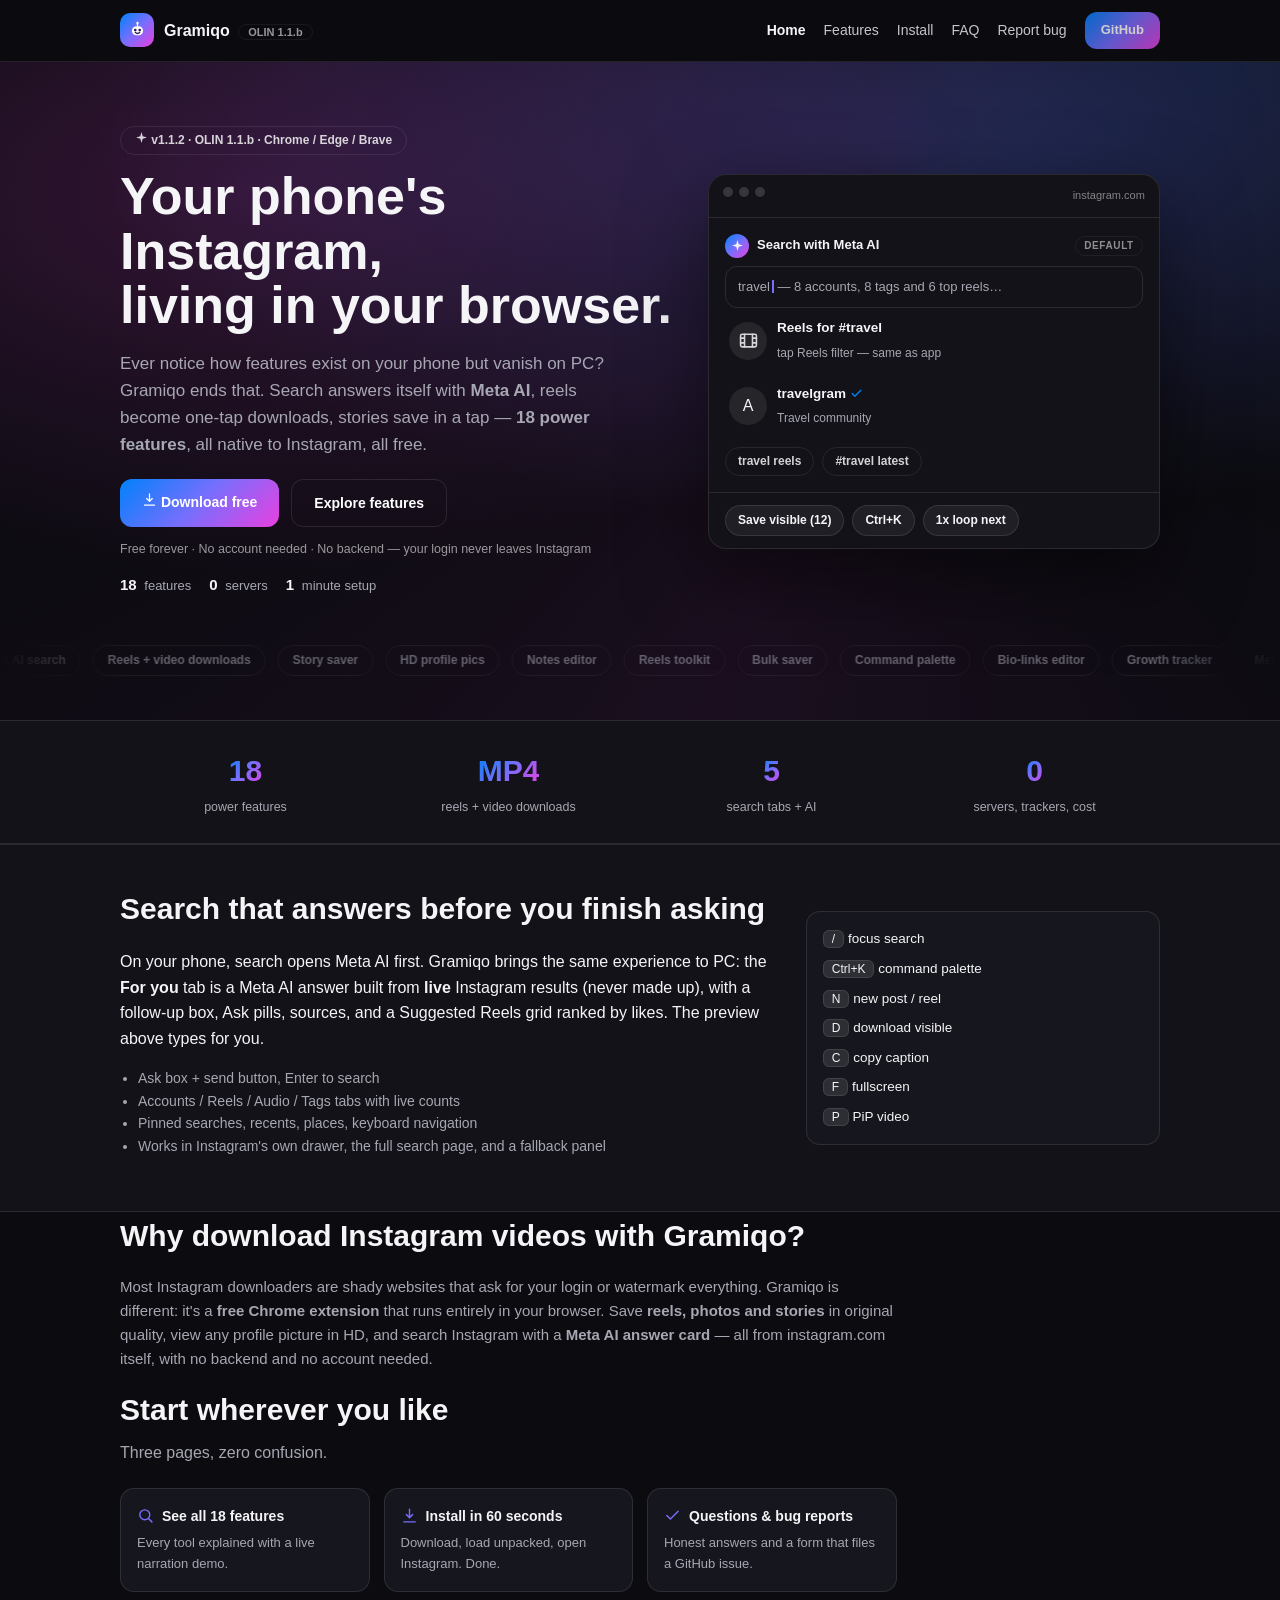
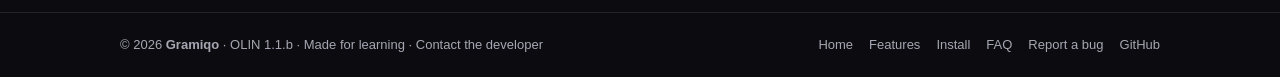
<file: website/index.html>
<!DOCTYPE html>
<html lang="en">
<head>
<meta charset="utf-8" />
<meta name="google-site-verification" content="nz_AqSul1FjgcGLhtazkAg4_x7tTgz6fA5hf9y8XYIE" />
<meta name="viewport" content="width=device-width, initial-scale=1" />
<title>Gramiqo — Mobile Instagram Features for PC Web</title>
<meta name="description" content="Gramiqo is a free Chrome extension that brings mobile Instagram to your PC: Search with Meta AI, download reels & photos, story saver, HD profile pics, bio-links editor, Notes editor and more." />
<meta name="keywords" content="gramiqo, gramiqo extension, gramiqo download, gramiqo chrome extension, instagram chrome extension, instagram extension for chrome, instagram extension for edge, instagram extension for brave, instagram downloader, instagram video downloader, instagram reels downloader, instagram photo downloader, instagram story downloader, download instagram reels, download instagram videos, download instagram photos, save instagram reels on pc, instagram reels download pc, instagram story saver, instagram highlights saver, instagram profile pic downloader, instagram dp viewer, instagram hd profile pic, meta ai search, instagram search on pc, instagram keyword search, instagram pc features, instagram desktop features, instagram on pc tricks, post reels from pc, upload reels from computer, instagram bulk download, instagram dark mode, instagram notes on pc, instagram bio links on desktop, free instagram downloader, instagram downloader no login, instagram downloader no watermark, instagram downloader for pc" />
<meta name="robots" content="index, follow" />
<meta name="theme-color" content="#0b0b10" />
<link rel="canonical" href="https://gramiqo.vercel.app/" />
<link rel="icon" href="data:image/svg+xml,%3Csvg xmlns='http://www.w3.org/2000/svg' viewBox='0 0 24 24'%3E%3Cdefs%3E%3ClinearGradient id='g' x1='0' y1='0' x2='1' y2='1'%3E%3Cstop offset='0' stop-color='%230082FB'/%3E%3Cstop offset='.5' stop-color='%23786EFD'/%3E%3Cstop offset='1' stop-color='%23E940DF'/%3E%3C/linearGradient%3E%3C/defs%3E%3Crect width='24' height='24' rx='6' fill='url(%23g)'/%3E%3Ccircle cx='12' cy='2.6' r='1.5' fill='white'/%3E%3Crect x='11.3' y='3.4' width='1.4' height='3.6' rx='0.7' fill='white'/%3E%3Crect x='5' y='6.5' width='14' height='11.5' rx='5.5' fill='white'/%3E%3Ccircle cx='9.2' cy='11.5' r='1.7' fill='%232B1A5E'/%3E%3Ccircle cx='14.8' cy='11.5' r='1.7' fill='%232B1A5E'/%3E%3Cpath d='M9.3 14.6Q12 16.9 14.7 14.6' fill='none' stroke='%232B1A5E' stroke-width='1.7' stroke-linecap='round'/%3E%3C/svg%3E" />
<meta property="og:type" content="website" />
<meta property="og:site_name" content="Gramiqo" />
<meta property="og:title" content="Gramiqo — Mobile Instagram on Your PC" />
<meta property="og:description" content="Search with Meta AI, download reels & photos, story saver, HD pics, Notes editor and 18 power features. Free Chrome extension." />
<meta property="og:url" content="https://gramiqo.vercel.app/" />
<meta property="og:image" content="https://gramiqo.vercel.app/og-image.svg" />
<meta property="og:image:width" content="1200" />
<meta property="og:image:height" content="630" />
<meta name="twitter:card" content="summary_large_image" />
<meta name="twitter:image" content="https://gramiqo.vercel.app/og-image.svg" />
<meta name="twitter:title" content="Gramiqo — Mobile Instagram on Your PC" />
<meta name="twitter:description" content="Free Chrome extension: Meta AI search, reels + photo downloads, story saver, HD pics, Notes editor & more." />
<link rel="stylesheet" href="styles.css" />
<script type="application/ld+json">
{"@context":"https://schema.org","@type":"SoftwareApplication","name":"Gramiqo","applicationCategory":"BrowserApplication","operatingSystem":"Chrome, Edge, Brave","offers":{"@type":"Offer","price":"0"},"description":"Free Chrome extension bringing mobile Instagram features to PC web: Meta AI search, reels/photo downloads, story saver, HD profile pics, bio-links and Notes editors.","downloadUrl":"https://github.com/kabirprokk/Gramiqo","softwareVersion":"1.1.6"}
</script>
</head>
<body>
<svg width="0" height="0" style="position:absolute" aria-hidden="true">
  <defs>
    <symbol id="w-spark" viewBox="0 0 24 24"><path d="M12 2l2.2 7.8L22 12l-7.8 2.2L12 22l-2.2-7.8L2 12l7.8-2.2z" fill="currentColor" stroke="none"/></symbol>
    <symbol id="w-mark" viewBox="0 0 24 24"><circle cx="12" cy="2.6" r="1.5" fill="#fff" stroke="none"/><rect x="11.3" y="3.4" width="1.4" height="3.6" rx="0.7" fill="#fff" stroke="none"/><rect x="5" y="6.5" width="14" height="11.5" rx="5.5" fill="#fff" stroke="none"/><circle cx="9.2" cy="11.5" r="1.7" fill="#2B1A5E" stroke="none"/><circle cx="14.8" cy="11.5" r="1.7" fill="#2B1A5E" stroke="none"/><path d="M9.3 14.6Q12 16.9 14.7 14.6" fill="none" stroke="#2B1A5E" stroke-width="1.7" stroke-linecap="round"/></symbol>
    <symbol id="w-download" viewBox="0 0 24 24"><path d="M12 3v12m0 0L7.5 10.5M12 15l4.5-4.5M4 21h16"/></symbol>
    <symbol id="w-film" viewBox="0 0 24 24"><rect x="2" y="4" width="20" height="16" rx="2"/><path d="M7 4v16M17 4v16M2 9h5M2 15h5M17 9h5M17 15h5"/></symbol>
    <symbol id="w-search" viewBox="0 0 24 24"><circle cx="11" cy="11" r="7"/><path d="M21 21l-4.3-4.3"/></symbol>
    <symbol id="w-check" viewBox="0 0 24 24"><polyline points="20 6 9 17 4 12"/></symbol>
  </defs>
</svg>
<header class="nav" id="topnav">
  <div class="wrap nav-in">
    <div class="brand"><a class="brand-link" href="index.html"><span class="logo"><svg><use href="#w-mark"/></svg></span><span>Gramiqo <em>OLIN 1.1.b</em></span></a></div>
    <nav aria-label="Main" id="mainnav">
      <a href="index.html" aria-current="page">Home</a>
      <a href="features.html">Features</a>
      <a href="install.html">Install</a>
      <a href="faq.html">FAQ</a>
      <a href="bug.html">Report bug</a>
      <a class="btn small" href="https://github.com/kabirprokk/Gramiqo" target="_blank" rel="noopener">GitHub</a>
    </nav>
    <button id="menuBtn" aria-label="Open menu" aria-expanded="false" aria-controls="mobilePanel"><span></span><span></span><span></span></button>
  </div>
  <div class="mobile-panel" id="mobilePanel" hidden>
    <a href="index.html">Home</a>
    <a href="features.html">Features</a>
    <a href="install.html">Install</a>
    <a href="faq.html">FAQ</a>
    <a href="bug.html">Report bug</a>
    <a href="https://github.com/kabirprokk/Gramiqo" target="_blank" rel="noopener">GitHub</a>
  </div>
</header>

<main>
<section class="hero">
  <div class="wrap hero-in">
    <div class="hero-copy">
      <div class="pill"><svg class="pic"><use href="#w-spark"/></svg> v1.1.2 · OLIN 1.1.b · Chrome / Edge / Brave</div>
      <h1>Your phone's Instagram,<br />living in your browser.</h1>
      <p class="sub">Ever notice how features exist on your phone but vanish on PC? Gramiqo ends that. Search answers itself with <b>Meta AI</b>, reels become one-tap downloads, stories save in a tap — <b>18 power features</b>, all native to Instagram, all free.</p>
      <div class="cta">
        <a class="btn" href="https://github.com/kabirprokk/Gramiqo/archive/refs/heads/main.zip"><svg class="pic"><use href="#w-download"/></svg> Download free</a>
        <a class="btn ghost" href="features.html">Explore features</a>
      </div>
      <div class="meta">Free forever · No account needed · No backend — your login never leaves Instagram</div>
      <div class="hero-proof"><span><b>18</b> features</span><span><b>0</b> servers</span><span><b>1</b> minute setup</span></div>
    </div>
    <div class="mock" id="mockTilt" aria-label="Live preview of Meta AI search inside Instagram">
      <div class="mock-bar"><span></span><span></span><span></span><em>instagram.com</em></div>
      <div class="mock-search">
        <div class="m-meta"><span class="m-logo"><svg><use href="#w-spark"/></svg></span> Search with Meta AI <em>default</em></div>
        <div class="m-answer"><span id="typedQuery">travel</span> — <span id="typedBody">8 accounts, 8 tags and 6 top reels…</span></div>
        <div class="m-row"><span class="m-ic"><svg><use href="#w-film"/></svg></span><div><b>Reels for #travel</b><small>tap Reels filter — same as app</small></div></div>
        <div class="m-row"><span class="m-ic">A</span><div><b>travelgram <svg class="ver"><use href="#w-check"/></svg></b><small>Travel community</small></div></div>
        <div class="m-pills"><span>travel reels</span><span>#travel latest</span></div>
      </div>
      <div class="mock-tags"><span>Save visible (12)</span><span>Ctrl+K</span><span>1x loop next</span></div>
    </div>
  </div>
  <div class="marquee" aria-hidden="true"><div class="marquee-track" id="marqueeTrack"></div></div>
</section>

<section class="stats band" aria-label="By the numbers">
  <div class="wrap stats-in">
    <div class="stat"><b><span class="count" data-count="18">0</span></b><small>power features</small></div>
    <div class="stat"><b>MP4</b><small>reels + video downloads</small></div>
    <div class="stat"><b><span class="count" data-count="5">0</span></b><small>search tabs + AI</small></div>
    <div class="stat"><b><span class="count" data-count="0">0</span></b><small>servers, trackers, cost</small></div>
  </div>
</section>

<section class="band" id="demo">
  <div class="wrap band-in">
    <div class="reveal">
      <h2>Search that answers before you finish asking</h2>
      <p>On your phone, search opens Meta AI first. Gramiqo brings the same experience to PC: the <b>For you</b> tab is a Meta AI answer built from <b>live</b> Instagram results (never made up), with a follow-up box, Ask pills, sources, and a Suggested Reels grid ranked by likes. The preview above types for you.</p>
      <ul class="ticks">
        <li>Ask box + send button, Enter to search</li>
        <li>Accounts / Reels / Audio / Tags tabs with live counts</li>
        <li>Pinned searches, recents, places, keyboard navigation</li>
        <li>Works in Instagram's own drawer, the full search page, and a fallback panel</li>
      </ul>
    </div>
    <div class="keys reveal">
      <div><kbd>/</kbd> focus search</div>
      <div><kbd>Ctrl+K</kbd> command palette</div>
      <div><kbd>N</kbd> new post / reel</div>
      <div><kbd>D</kbd> download visible</div>
      <div><kbd>C</kbd> copy caption</div>
      <div><kbd>F</kbd> fullscreen</div>
      <div><kbd>P</kbd> PiP video</div>
    </div>
  </div>
</section>

<section class="wrap seo-copy">
  <h2 class="reveal">Why download Instagram videos with Gramiqo?</h2>
  <p class="reveal">Most Instagram downloaders are shady websites that ask for your login or watermark everything. Gramiqo is different: it's a <b>free Chrome extension</b> that runs entirely in your browser. Save <b>reels, photos and stories</b> in original quality, view any profile picture in HD, and search Instagram with a <b>Meta AI answer card</b> — all from instagram.com itself, with no backend and no account needed.</p>
</section>

<section class="wrap">
  <h2 class="reveal">Start wherever you like</h2>
  <p class="sec-sub reveal">Three pages, zero confusion.</p>
  <div class="grid">
    <a class="card" href="features.html"><b><svg class="fic"><use href="#w-search"/></svg> See all 18 features</b><p>Every tool explained with a live narration demo.</p></a>
    <a class="card" href="install.html"><b><svg class="fic"><use href="#w-download"/></svg> Install in 60 seconds</b><p>Download, load unpacked, open Instagram. Done.</p></a>
    <a class="card" href="faq.html"><b><svg class="fic"><use href="#w-check"/></svg> Questions &amp; bug reports</b><p>Honest answers and a form that files a GitHub issue.</p></a>
  </div>
</section>
</main>

<footer>
  <div class="wrap foot-in">
    <div>© <span id="yr">2026</span> <b>Gramiqo</b> · OLIN 1.1.b · Made for learning · <a href="bug.html">Contact the developer</a></div>
    <div class="links"><a href="index.html">Home</a><a href="features.html">Features</a><a href="install.html">Install</a><a href="faq.html">FAQ</a><a href="bug.html">Report a bug</a><a href="https://github.com/kabirprokk/Gramiqo" target="_blank" rel="noopener">GitHub</a></div>
  </div>
</footer>
<button id="toTop" aria-label="Back to top">↑</button>
<script src="script.js"></script>
</body>
</html>
</file>
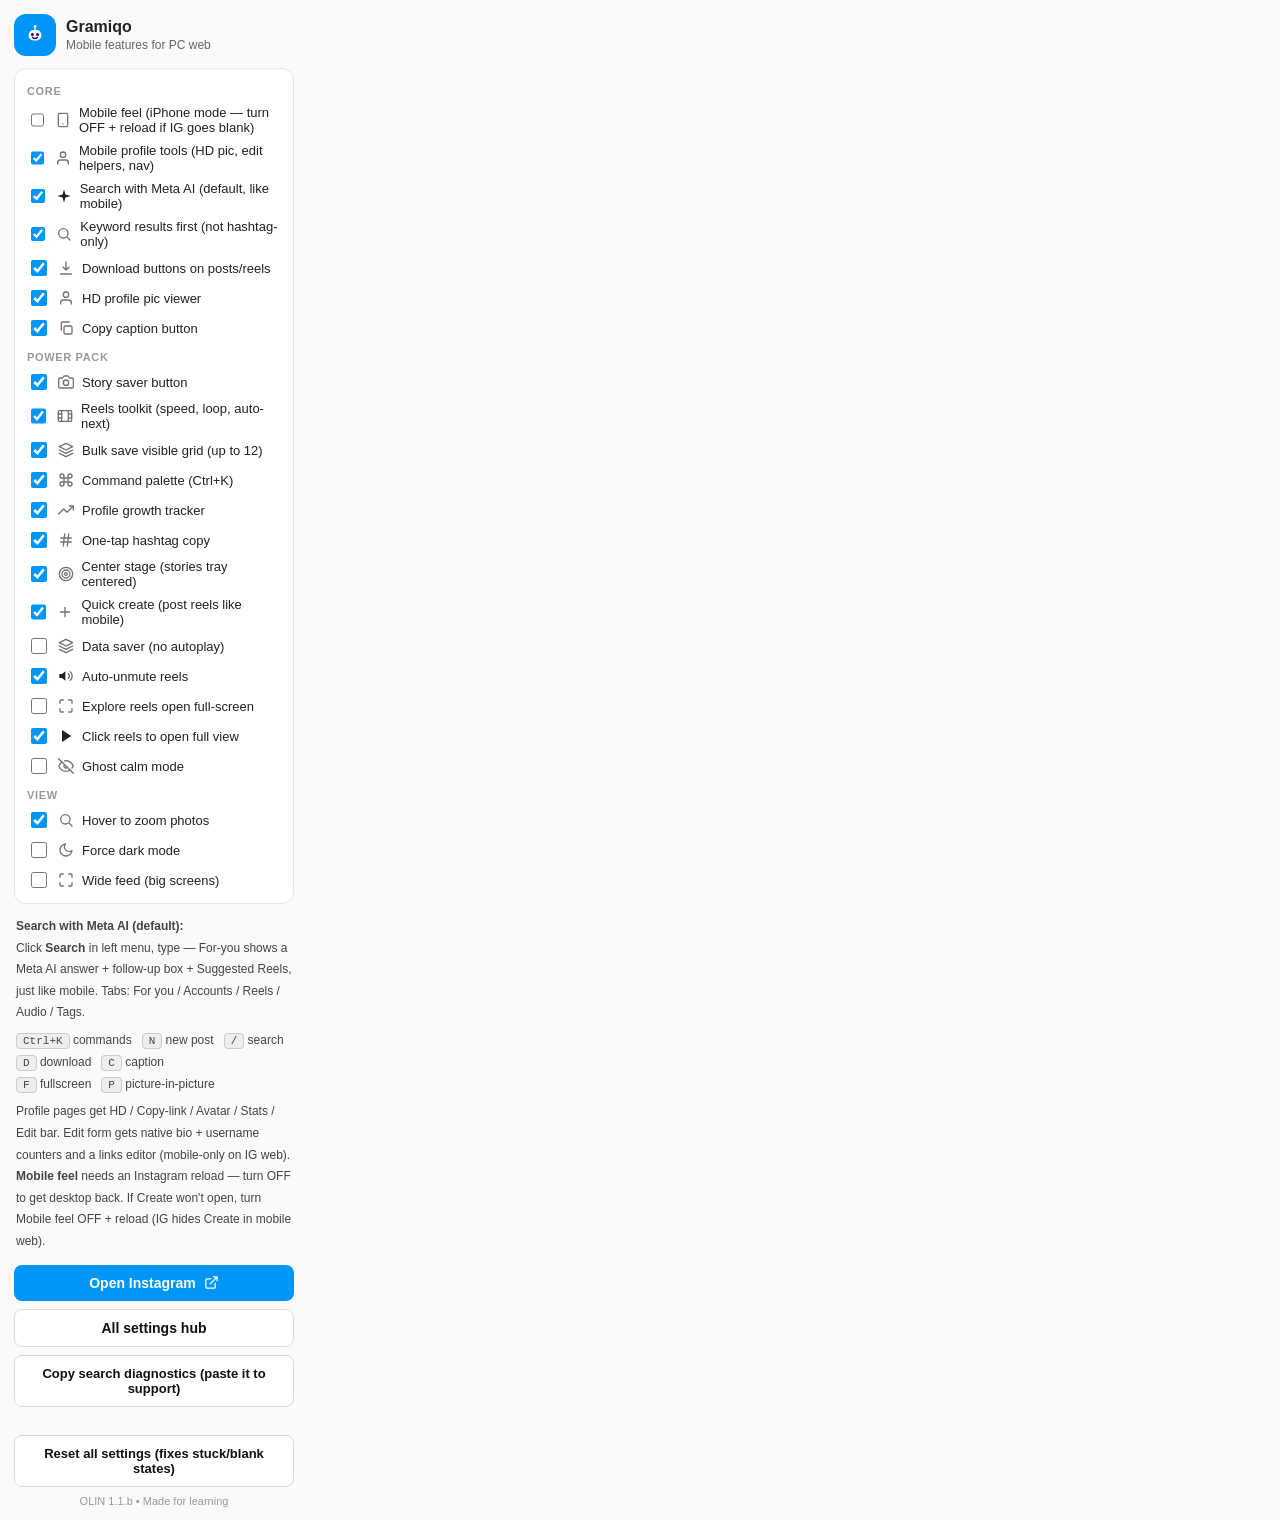
<file: popup.html>
<!DOCTYPE html>
<html>
<head>
  <meta charset="utf-8">
  <link rel="stylesheet" href="popup.css">
</head>
<body>
  <svg width="0" height="0" style="position:absolute" aria-hidden="true">
    <defs>
      <symbol id="p-phone" viewBox="0 0 24 24"><rect x="5" y="2" width="14" height="20" rx="2"/><path d="M12 18h.01"/></symbol>
      <symbol id="p-user" viewBox="0 0 24 24"><path d="M20 21v-2a4 4 0 0 0-4-4H8a4 4 0 0 0-4 4v2"/><circle cx="12" cy="7" r="4"/></symbol>
      <symbol id="p-spark" viewBox="0 0 24 24"><path d="M12 2l2.2 7.8L22 12l-7.8 2.2L12 22l-2.2-7.8L2 12l7.8-2.2z" fill="currentColor" stroke="none"/></symbol>
      <symbol id="p-logo" viewBox="0 0 24 24"><circle cx="12" cy="2.6" r="1.5" fill="#fff" stroke="none"/><rect x="11.3" y="3.4" width="1.4" height="3.6" rx="0.7" fill="#fff" stroke="none"/><rect x="5" y="6.5" width="14" height="11.5" rx="5.5" fill="#fff" stroke="none"/><circle cx="9.2" cy="11.5" r="1.7" fill="#2B1A5E" stroke="none"/><circle cx="14.8" cy="11.5" r="1.7" fill="#2B1A5E" stroke="none"/><path d="M9.3 14.6Q12 16.9 14.7 14.6" fill="none" stroke="#2B1A5E" stroke-width="1.7" stroke-linecap="round"/></symbol>
      <symbol id="p-download" viewBox="0 0 24 24"><path d="M12 3v12m0 0L7.5 10.5M12 15l4.5-4.5M4 21h16"/></symbol>
      <symbol id="p-copy" viewBox="0 0 24 24"><rect x="9" y="9" width="12" height="12" rx="2"/><path d="M5 15V5a2 2 0 0 1 2-2h10"/></symbol>
      <symbol id="p-camera" viewBox="0 0 24 24"><path d="M23 19a2 2 0 0 1-2 2H3a2 2 0 0 1-2-2V8a2 2 0 0 1 2-2h4l2-3h6l2 3h4a2 2 0 0 1 2 2z"/><circle cx="12" cy="13" r="4"/></symbol>
      <symbol id="p-film" viewBox="0 0 24 24"><rect x="2" y="4" width="20" height="16" rx="2"/><path d="M7 4v16M17 4v16M2 9h5M2 15h5M17 9h5M17 15h5"/></symbol>
      <symbol id="p-layers" viewBox="0 0 24 24"><polygon points="12 2 2 7 12 12 22 7 12 2"/><polyline points="2 17 12 22 22 17"/><polyline points="2 12 12 17 22 12"/></symbol>
      <symbol id="p-command" viewBox="0 0 24 24"><path d="M18 3a3 3 0 0 0-3 3v12a3 3 0 0 0 3 3 3 3 0 0 0 3-3 3 3 0 0 0-3-3H6a3 3 0 0 0-3 3 3 3 0 0 0 3 3 3 3 0 0 0 3-3V6a3 3 0 0 0-3-3 3 3 0 0 0-3 3 3 3 0 0 0 3 3h12a3 3 0 0 0 3-3 3 3 0 0 0-3-3z"/></symbol>
      <symbol id="p-trend" viewBox="0 0 24 24"><polyline points="23 6 13.5 15.5 8.5 10.5 1 18"/><polyline points="17 6 23 6 23 12"/></symbol>
      <symbol id="p-hash" viewBox="0 0 24 24"><path d="M4 9h16M4 15h16M10 3L8 21M16 3l-2 18"/></symbol>
      <symbol id="p-target" viewBox="0 0 24 24"><circle cx="12" cy="12" r="10"/><circle cx="12" cy="12" r="6"/><circle cx="12" cy="12" r="2"/></symbol>
      <symbol id="p-plus" viewBox="0 0 24 24"><path d="M12 5v14M5 12h14"/></symbol>
      <symbol id="p-eyeoff" viewBox="0 0 24 24"><path d="M17.94 17.94A10.07 10.07 0 0 1 12 20c-7 0-11-8-11-8a18.45 18.45 0 0 1 5.06-5.94M9.9 4.24A9.12 9.12 0 0 1 12 4c7 0 11 8 11 8a18.5 18.5 0 0 1-2.16 3.19m-6.72-1.07a3 3 0 1 1-4.24-4.24"/><path d="M1 1l22 22"/></symbol>
      <symbol id="p-search" viewBox="0 0 24 24"><circle cx="11" cy="11" r="7"/><path d="M21 21l-4.3-4.3"/></symbol>
      <symbol id="p-moon" viewBox="0 0 24 24"><path d="M21 12.8A9 9 0 1 1 11.2 3a7 7 0 0 0 9.8 9.8z"/></symbol>
      <symbol id="p-expand" viewBox="0 0 24 24"><path d="M8 3H5a2 2 0 0 0-2 2v3m18 0V5a2 2 0 0 0-2-2h-3m0 18h3a2 2 0 0 0 2-2v-3M3 16v3a2 2 0 0 0 2 2h3"/></symbol>
      <symbol id="p-play" viewBox="0 0 24 24"><polygon points="6 3 20 12 6 21 6 3" fill="currentColor" stroke="none"/></symbol>
      <symbol id="p-volume" viewBox="0 0 24 24"><polygon points="11 5 6 9 2 9 2 15 6 15 11 19 11 5" fill="currentColor" stroke="none"/><path d="M15.5 8.5a5 5 0 0 1 0 7M18.5 5.5a9 9 0 0 1 0 13"/></symbol>
      <symbol id="p-external" viewBox="0 0 24 24"><path d="M18 13v6a2 2 0 0 1-2 2H5a2 2 0 0 1-2-2V8a2 2 0 0 1 2-2h6"/><path d="M15 3h6v6M10 14L21 3"/></symbol>
    </defs>
  </svg>
  <div class="header">
    <div class="logo"><svg><use href="#p-logo"/></svg></div>
    <div>
      <h1>Gramiqo</h1>
      <p>Mobile features for PC web</p>
    </div>
  </div>

  <div class="list">
    <div class="grp">Core</div>
    <label><input type="checkbox" id="mobileMode"><svg class="pic"><use href="#p-phone"/></svg><span>Mobile feel (iPhone mode — turn OFF + reload if IG goes blank)</span></label>
    <label><input type="checkbox" id="profileTools"><svg class="pic"><use href="#p-user"/></svg><span>Mobile profile tools (HD pic, edit helpers, nav)</span></label>
    <label><input type="checkbox" id="enhancedSearch"><svg class="pic"><use href="#p-spark"/></svg><span>Search with Meta AI (default, like mobile)</span></label>
    <label><input type="checkbox" id="keywordSearch"><svg class="pic"><use href="#p-search"/></svg><span>Keyword results first (not hashtag-only)</span></label>
    <label><input type="checkbox" id="downloadBtn"><svg class="pic"><use href="#p-download"/></svg><span>Download buttons on posts/reels</span></label>
    <label><input type="checkbox" id="hdPfp"><svg class="pic"><use href="#p-user"/></svg><span>HD profile pic viewer</span></label>
    <label><input type="checkbox" id="copyCaption"><svg class="pic"><use href="#p-copy"/></svg><span>Copy caption button</span></label>
    <div class="grp">Power pack</div>
    <label><input type="checkbox" id="storySaver"><svg class="pic"><use href="#p-camera"/></svg><span>Story saver button</span></label>
    <label><input type="checkbox" id="reelsToolkit"><svg class="pic"><use href="#p-film"/></svg><span>Reels toolkit (speed, loop, auto-next)</span></label>
    <label><input type="checkbox" id="bulkSaver"><svg class="pic"><use href="#p-layers"/></svg><span>Bulk save visible grid (up to 12)</span></label>
    <label><input type="checkbox" id="cmdPalette"><svg class="pic"><use href="#p-command"/></svg><span>Command palette (Ctrl+K)</span></label>
    <label><input type="checkbox" id="statsHistory"><svg class="pic"><use href="#p-trend"/></svg><span>Profile growth tracker</span></label>
    <label><input type="checkbox" id="hashtagTools"><svg class="pic"><use href="#p-hash"/></svg><span>One-tap hashtag copy</span></label>
    <label><input type="checkbox" id="centerStage"><svg class="pic"><use href="#p-target"/></svg><span>Center stage (stories tray centered)</span></label>
    <label><input type="checkbox" id="quickCreate"><svg class="pic"><use href="#p-plus"/></svg><span>Quick create (post reels like mobile)</span></label>
    <label><input type="checkbox" id="dataSaver"><svg class="pic"><use href="#p-layers"/></svg><span>Data saver (no autoplay)</span></label>
    <label><input type="checkbox" id="autoUnmute"><svg class="pic"><use href="#p-volume"/></svg><span>Auto-unmute reels</span></label>
    <label><input type="checkbox" id="reelRedirect"><svg class="pic"><use href="#p-expand"/></svg><span>Explore reels open full-screen</span></label>
    <label><input type="checkbox" id="clickOpensReel"><svg class="pic"><use href="#p-play"/></svg><span>Click reels to open full view</span></label>
    <label><input type="checkbox" id="ghostMode"><svg class="pic"><use href="#p-eyeoff"/></svg><span>Ghost calm mode</span></label>
    <div class="grp">View</div>
    <label><input type="checkbox" id="zoomHover"><svg class="pic"><use href="#p-search"/></svg><span>Hover to zoom photos</span></label>
    <label><input type="checkbox" id="darkMode"><svg class="pic"><use href="#p-moon"/></svg><span>Force dark mode</span></label>
    <label><input type="checkbox" id="wideFeed"><svg class="pic"><use href="#p-expand"/></svg><span>Wide feed (big screens)</span></label>
  </div>

  <div class="shortcuts">
    <b>Search with Meta AI (default):</b>
    <div>Click <b>Search</b> in left menu, type — For-you shows a Meta AI answer + follow-up box + Suggested Reels, just like mobile. Tabs: For you / Accounts / Reels / Audio / Tags.</div>
    <div style="margin-top:6px"><kbd>Ctrl+K</kbd> commands &nbsp; <kbd>N</kbd> new post &nbsp; <kbd>/</kbd> search &nbsp; <kbd>D</kbd> download &nbsp; <kbd>C</kbd> caption</div>
    <div><kbd>F</kbd> fullscreen &nbsp; <kbd>P</kbd> picture-in-picture</div>
    <div style="margin-top:6px">Profile pages get HD / Copy-link / Avatar / Stats / Edit bar. Edit form gets native bio + username counters and a links editor (mobile-only on IG web). <b>Mobile feel</b> needs an Instagram reload — turn OFF to get desktop back. If Create won't open, turn Mobile feel OFF + reload (IG hides Create in mobile web).</div>
  </div>

  <button id="openInsta">Open Instagram <svg class="pic"><use href="#p-external"/></svg></button>
  <button id="openSettings">All settings hub</button>
  <button id="copyDiag">Copy search diagnostics (paste it to support)</button>
  <div id="diagStatus" class="diag-status"></div>
  <button id="resetAll">Reset all settings (fixes stuck/blank states)</button>
  <div class="foot">OLIN 1.1.b • Made for learning</div>

  <script src="popup.js"></script>
</body>
</html>
</file>
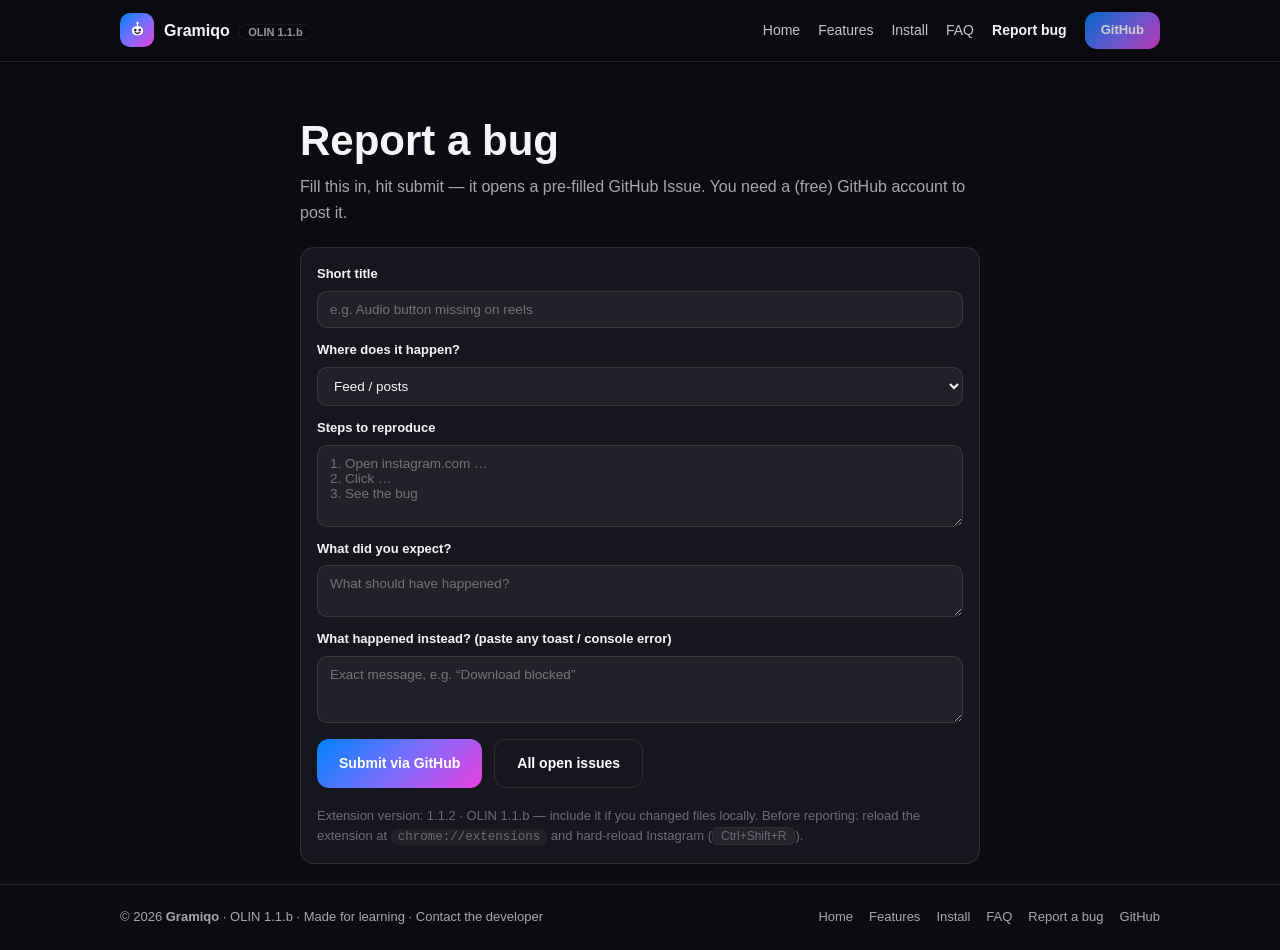
<file: website/bug.html>
<!DOCTYPE html>
<html lang="en">
<head>
<meta charset="utf-8" />
<meta name="google-site-verification" content="nz_AqSul1FjgcGLhtazkAg4_x7tTgz6fA5hf9y8XYIE" />
<meta name="viewport" content="width=device-width, initial-scale=1" />
<title>Report a Bug — Gramiqo (Instagram Chrome Extension)</title>
<meta name="description" content="Found a bug in Gramiqo? Report it here — the form opens a pre-filled GitHub issue with version, steps and console output." />
<meta name="keywords" content="gramiqo support, report gramiqo bug, gramiqo not working, instagram extension fix, instagram downloader troubleshooting, contact gramiqo developer, gramiqo github issues" />
<meta name="robots" content="index, follow" />
<link rel="canonical" href="https://gramiqo.vercel.app/bug.html" />
<link rel="stylesheet" href="styles.css" />
<link rel="icon" href="data:image/svg+xml,%3Csvg xmlns='http://www.w3.org/2000/svg' viewBox='0 0 24 24'%3E%3Cdefs%3E%3ClinearGradient id='g' x1='0' y1='0' x2='1' y2='1'%3E%3Cstop offset='0' stop-color='%230082FB'/%3E%3Cstop offset='.5' stop-color='%23786EFD'/%3E%3Cstop offset='1' stop-color='%23E940DF'/%3E%3C/linearGradient%3E%3C/defs%3E%3Crect width='24' height='24' rx='6' fill='url(%23g)'/%3E%3Ccircle cx='12' cy='2.6' r='1.5' fill='white'/%3E%3Crect x='11.3' y='3.4' width='1.4' height='3.6' rx='0.7' fill='white'/%3E%3Crect x='5' y='6.5' width='14' height='11.5' rx='5.5' fill='white'/%3E%3Ccircle cx='9.2' cy='11.5' r='1.7' fill='%232B1A5E'/%3E%3Ccircle cx='14.8' cy='11.5' r='1.7' fill='%232B1A5E'/%3E%3Cpath d='M9.3 14.6Q12 16.9 14.7 14.6' fill='none' stroke='%232B1A5E' stroke-width='1.7' stroke-linecap='round'/%3E%3C/svg%3E" />
</head>
<body>
<svg width="0" height="0" style="position:absolute" aria-hidden="true">
  <defs>
    <symbol id="w-mark" viewBox="0 0 24 24"><circle cx="12" cy="2.6" r="1.5" fill="#fff" stroke="none"/><rect x="11.3" y="3.4" width="1.4" height="3.6" rx="0.7" fill="#fff" stroke="none"/><rect x="5" y="6.5" width="14" height="11.5" rx="5.5" fill="#fff" stroke="none"/><circle cx="9.2" cy="11.5" r="1.7" fill="#2B1A5E" stroke="none"/><circle cx="14.8" cy="11.5" r="1.7" fill="#2B1A5E" stroke="none"/><path d="M9.3 14.6Q12 16.9 14.7 14.6" fill="none" stroke="#2B1A5E" stroke-width="1.7" stroke-linecap="round"/></symbol>
  </defs>
</svg>
<header class="nav" id="topnav">
  <div class="wrap nav-in">
    <div class="brand"><a class="brand-link" href="index.html"><span class="logo"><svg><use href="#w-mark"/></svg></span><span>Gramiqo <em>OLIN 1.1.b</em></span></a></div>
    <nav aria-label="Main" id="mainnav">
      <a href="index.html">Home</a>
      <a href="features.html">Features</a>
      <a href="install.html">Install</a>
      <a href="faq.html">FAQ</a>
      <a href="bug.html" aria-current="page">Report bug</a>
      <a class="btn small" href="https://github.com/kabirprokk/Gramiqo" target="_blank" rel="noopener">GitHub</a>
    </nav>
    <button id="menuBtn" aria-label="Open menu" aria-expanded="false" aria-controls="mobilePanel"><span></span><span></span><span></span></button>
  </div>
  <div class="mobile-panel" id="mobilePanel" hidden>
    <a href="index.html">Home</a>
    <a href="features.html">Features</a>
    <a href="install.html">Install</a>
    <a href="faq.html">FAQ</a>
    <a href="bug.html">Report bug</a>
    <a href="https://github.com/kabirprokk/Gramiqo" target="_blank" rel="noopener">GitHub</a>
  </div>
</header>

<section class="wrap page-head" style="max-width:720px">
  <h1>Report a bug</h1>
  <p class="sec-sub">Fill this in, hit submit — it opens a pre-filled GitHub Issue. You need a (free) GitHub account to post it.</p>
  <div class="card" style="display:grid;gap:12px">
    <label style="display:grid;gap:6px;font-size:13px;font-weight:700">Short title
      <input id="bugTitle" type="text" placeholder="e.g. Audio button missing on reels" maxlength="120" />
    </label>
    <label style="display:grid;gap:6px;font-size:13px;font-weight:700">Where does it happen?
      <select id="bugArea">
        <option>Feed / posts</option>
        <option>Reels</option>
        <option>Stories</option>
        <option>Search with Meta AI</option>
        <option>Profile / bio-links</option>
        <option>Settings hub / Notes</option>
        <option>Popup toggles</option>
        <option>Website</option>
        <option>Something else</option>
      </select>
    </label>
    <label style="display:grid;gap:6px;font-size:13px;font-weight:700">Steps to reproduce
      <textarea id="bugSteps" rows="4" placeholder="1. Open instagram.com …&#10;2. Click …&#10;3. See the bug"></textarea>
    </label>
    <label style="display:grid;gap:6px;font-size:13px;font-weight:700">What did you expect?
      <textarea id="bugExpected" rows="2" placeholder="What should have happened?"></textarea>
    </label>
    <label style="display:grid;gap:6px;font-size:13px;font-weight:700">What happened instead? (paste any toast / console error)
      <textarea id="bugActual" rows="3" placeholder="Exact message, e.g. “Download blocked”"></textarea>
    </label>
    <div class="cta" style="margin:4px 0 0">
      <button class="btn" id="bugSubmit" type="button">Submit via GitHub</button>
      <a class="btn ghost" href="https://github.com/kabirprokk/Gramiqo/issues" target="_blank" rel="noopener">All open issues</a>
    </div>
    <p class="form-msg" id="bugMsg" role="status" aria-live="polite" hidden></p>
    <p class="tiny">Extension version: 1.1.2 · OLIN 1.1.b — include it if you changed files locally. Before reporting: reload the extension at <code>chrome://extensions</code> and hard-reload Instagram (<kbd>Ctrl+Shift+R</kbd>).</p>
  </div>
</section>

<footer>
  <div class="wrap foot-in">
    <div>© <span id="yr">2026</span> <b>Gramiqo</b> · OLIN 1.1.b · Made for learning · <a href="bug.html">Contact the developer</a></div>
    <div class="links"><a href="index.html">Home</a><a href="features.html">Features</a><a href="install.html">Install</a><a href="faq.html">FAQ</a><a href="bug.html">Report a bug</a><a href="https://github.com/kabirprokk/Gramiqo" target="_blank" rel="noopener">GitHub</a></div>
  </div>
</footer>
<button id="toTop" aria-label="Back to top">↑</button>
<script src="script.js"></script>
<script>
document.getElementById("bugSubmit").addEventListener("click", () => {
  const v = (id) => (document.getElementById(id)?.value || "").trim();
  const msg = document.getElementById("bugMsg");
  const say = (text, ok) => {
    msg.hidden = false;
    msg.textContent = text;
    msg.classList.toggle("err", !ok);
    msg.classList.toggle("ok", !!ok);
  };
  const title = v("bugTitle");
  const steps = v("bugSteps");
  if (title.length < 8) {
    say("Please give the bug a clear title (8+ characters) — one line is enough.", false);
    return;
  }
  if (steps.length < 12) {
    say("Please add at least one reproduction step so it can actually be fixed.", false);
    return;
  }
  const body = [
    "**Area:** " + v("bugArea"),
    "**Version:** 1.1.2 (OLIN 1.1.b)",
    "",
    "**Steps:**",
    v("bugSteps") || "-",
    "",
    "**Expected:**",
    v("bugExpected") || "-",
    "",
    "**Actual:**",
    v("bugActual") || "-",
  ].join("\n");
  const url = "https://github.com/kabirprokk/Gramiqo/issues/new?title="
    + encodeURIComponent("[bug] " + title) + "&body=" + encodeURIComponent(body);
  say("Opening GitHub Issues with your report pre-filled…", true);
  setTimeout(() => window.open(url, "_blank", "noopener"), 500);
});
</script>
</body>
</html>
</file>
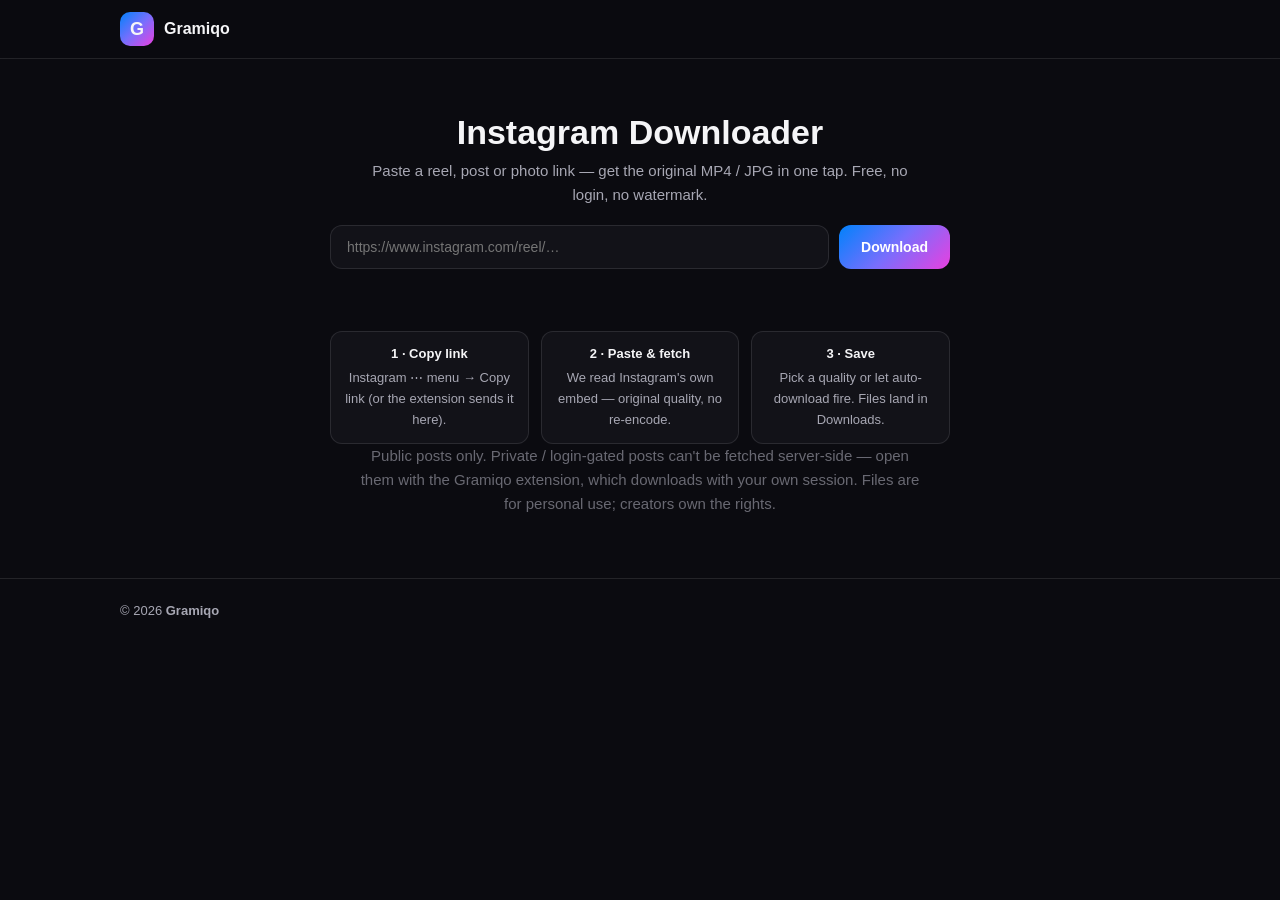
<file: website/d.html>
<!DOCTYPE html>
<html lang="en">
<head>
<meta charset="utf-8" />
<meta name="viewport" content="width=device-width, initial-scale=1" />
<title>Gramiqo Downloader</title>
<!-- HIDDEN page: opened only mid-download by the Gramiqo extension.
     Unlisted (no nav link, no sitemap entry), never indexed. -->
<meta name="robots" content="noindex, nofollow, noarchive" />
<meta name="theme-color" content="#0b0b10" />
<link rel="icon" href="data:image/svg+xml,%3Csvg xmlns='http://www.w3.org/2000/svg' viewBox='0 0 24 24'%3E%3Cdefs%3E%3ClinearGradient id='g' x1='0' y1='0' x2='1' y2='1'%3E%3Cstop offset='0' stop-color='%230082FB'/%3E%3Cstop offset='.5' stop-color='%23786EFD'/%3E%3Cstop offset='1' stop-color='%23E940DF'/%3E%3C/linearGradient%3E%3C/defs%3E%3Crect width='24' height='24' rx='6' fill='url(%23g)'/%3E%3C/svg%3E" />
<link rel="stylesheet" href="styles.css" />
<style>
.dl-hero{padding:56px 0 24px;text-align:center}
.dl-hero h1{font-size:34px;margin:0 0 8px}
.dl-hero p{color:var(--mut);margin:0 auto 18px;max-width:560px;font-size:15px}
.dl-box{display:flex;gap:10px;max-width:620px;margin:0 auto}
.dl-box input{flex:1;background:var(--bg2);border:1px solid var(--line);border-radius:12px;padding:13px 16px;color:var(--txt);font-size:14px;min-width:0}
.dl-box input:focus{outline:none;border-color:var(--acc2)}
.dl-status{max-width:620px;margin:14px auto 0;font-size:13.5px;min-height:22px;color:var(--mut)}
.dl-status.err{color:#ff8fb0}.dl-status.ok{color:#7cc7ff}
.dl-result{max-width:620px;margin:18px auto 0;background:var(--card);border:1px solid var(--line);border-radius:16px;overflow:hidden;text-align:left}
.dl-result[hidden]{display:none}
.dl-prev{width:100%;max-height:380px;object-fit:cover;display:block;background:#000}
.dl-meta{padding:14px 16px}
.dl-meta b{display:block;font-size:14px}
.dl-meta small{color:var(--mut);font-size:12.5px}
.dl-row{display:flex;align-items:center;gap:10px;padding:10px 16px;border-top:1px solid var(--line)}
.dl-row .q{font-weight:800;font-size:13px}
.dl-row .t{color:var(--mut);font-size:12px;flex:1}
.dl-steps{display:flex;gap:12px;max-width:620px;margin:26px auto 0;flex-wrap:wrap}
.dl-steps div{flex:1;min-width:150px;background:var(--bg2);border:1px solid var(--line);border-radius:12px;padding:12px 14px;font-size:13px;color:var(--mut)}
.dl-steps b{display:block;color:var(--txt);margin-bottom:4px}
.dl-note{max-width:620px;margin:16px auto 0;font-size:12px;opacity:.6}
@media(max-width:560px){.dl-box{flex-direction:column}.dl-hero h1{font-size:27px}}
</style>
</head>
<body>
<header class="nav"><div class="wrap nav-in">
  <div class="brand"><a class="brand-link" href="index.html"><span class="logo">G</span><span>Gramiqo</span></a></div>
</div></header>
<main class="wrap">
  <section class="dl-hero">
    <h1>Instagram Downloader</h1>
    <p>Paste a reel, post or photo link — get the original MP4 / JPG in one tap. Free, no login, no watermark.</p>
    <div class="dl-box">
      <input id="dlInput" type="url" placeholder="https://www.instagram.com/reel/…" autocomplete="off" spellcheck="false" aria-label="Instagram link" />
      <button class="btn" id="dlGo" type="button">Download</button>
    </div>
    <div class="dl-status" id="dlStatus" aria-live="polite"></div>
    <div class="dl-result" id="dlResult" hidden>
      <img class="dl-prev" id="dlThumb" alt="Post preview" referrerpolicy="no-referrer" />
      <div class="dl-meta"><b id="dlTitle">Ready</b><small id="dlSub"></small></div>
      <div id="dlRows"></div>
    </div>
    <div class="dl-steps">
      <div><b>1 · Copy link</b>Instagram ⋯ menu → Copy link (or the extension sends it here).</div>
      <div><b>2 · Paste &amp; fetch</b>We read Instagram's own embed — original quality, no re-encode.</div>
      <div><b>3 · Save</b>Pick a quality or let auto-download fire. Files land in Downloads.</div>
    </div>
    <p class="dl-note">Public posts only. Private / login-gated posts can't be fetched server-side — open them with the Gramiqo extension, which downloads with your own session. Files are for personal use; creators own the rights.</p>
  </section>
</main>
<footer><div class="wrap foot-in"><div>© <span id="yr">2026</span> <b>Gramiqo</b></div></div></footer>
<script src="dl.js"></script>
</body>
</html>
</file>
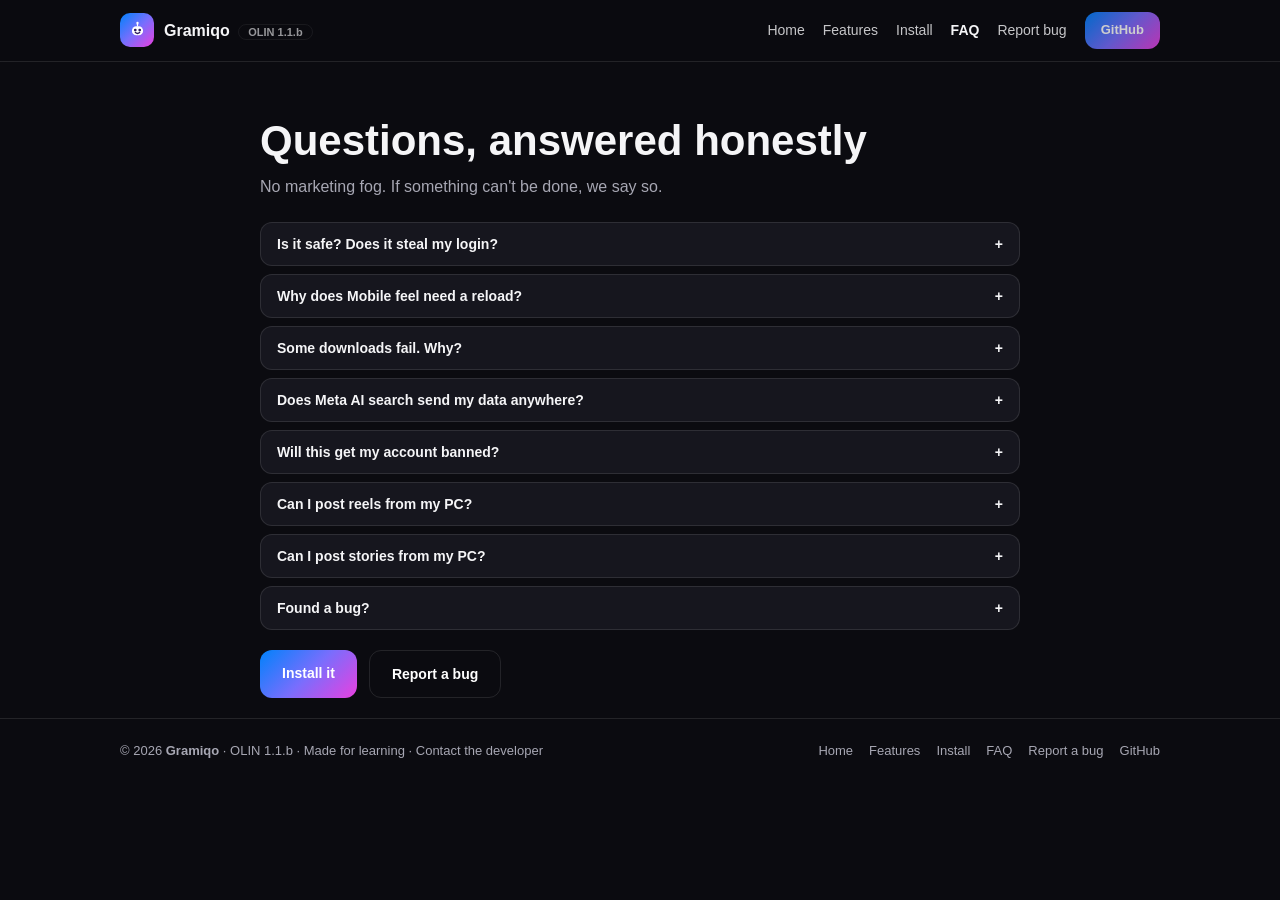
<file: website/faq.html>
<!DOCTYPE html>
<html lang="en">
<head>
<meta charset="utf-8" />
<meta name="google-site-verification" content="nz_AqSul1FjgcGLhtazkAg4_x7tTgz6fA5hf9y8XYIE" />
<meta name="viewport" content="width=device-width, initial-scale=1" />
<title>FAQ — Gramiqo</title>
<meta name="description" content="Honest answers about Gramiqo safety, downloads, Meta AI search, posting reels from PC, bans and troubleshooting." />
<meta name="keywords" content="gramiqo faq, gramiqo support, is gramiqo safe, is instagram downloader safe, instagram extension banned, will instagram ban me for downloader, instagram downloader no account, instagram downloader no password, post reels from pc, instagram drm protected reels, reels download failed why, instagram mobile feel blank fix, instagram blank page extension, instagram login safe extension, meta ai search privacy, instagram story composer pc, upload story from computer, instagram action block avoid, instagram private api safe use, gramiqo troubleshooting, instagram extension not working" />
<meta name="robots" content="index, follow" />
<meta name="theme-color" content="#0b0b10" />
<link rel="canonical" href="https://gramiqo.vercel.app/faq.html" />
<link rel="icon" href="data:image/svg+xml,%3Csvg xmlns='http://www.w3.org/2000/svg' viewBox='0 0 24 24'%3E%3Cdefs%3E%3ClinearGradient id='g' x1='0' y1='0' x2='1' y2='1'%3E%3Cstop offset='0' stop-color='%230082FB'/%3E%3Cstop offset='.5' stop-color='%23786EFD'/%3E%3Cstop offset='1' stop-color='%23E940DF'/%3E%3C/linearGradient%3E%3C/defs%3E%3Crect width='24' height='24' rx='6' fill='url(%23g)'/%3E%3Ccircle cx='12' cy='2.6' r='1.5' fill='white'/%3E%3Crect x='11.3' y='3.4' width='1.4' height='3.6' rx='0.7' fill='white'/%3E%3Crect x='5' y='6.5' width='14' height='11.5' rx='5.5' fill='white'/%3E%3Ccircle cx='9.2' cy='11.5' r='1.7' fill='%232B1A5E'/%3E%3Ccircle cx='14.8' cy='11.5' r='1.7' fill='%232B1A5E'/%3E%3Cpath d='M9.3 14.6Q12 16.9 14.7 14.6' fill='none' stroke='%232B1A5E' stroke-width='1.7' stroke-linecap='round'/%3E%3C/svg%3E" />
<meta property="og:type" content="website" />
<meta property="og:title" content="FAQ — Gramiqo" />
<meta property="og:description" content="Safety, downloads, posting from PC, bans — answered honestly." />
<meta property="og:url" content="https://gramiqo.vercel.app/faq.html" />
<link rel="stylesheet" href="styles.css" />
<script type="application/ld+json">
{"@context":"https://schema.org","@type":"FAQPage","mainEntity":[
{"@type":"Question","name":"Is Gramiqo safe? Does it steal my login?","acceptedAnswer":{"@type":"Answer","text":"Yes — safe by design. No backend, no analytics, no password handling. It uses your existing Instagram cookies in your own browser. Settings live only in Chrome storage."}},
{"@type":"Question","name":"Can I post reels from my PC?","acceptedAnswer":{"@type":"Answer","text":"Yes — press N, use the + button above search, or Ctrl+K → New post. It opens Instagram's own composer, which supports photo and reel uploads on desktop."}},
{"@type":"Question","name":"Can I download Instagram reels?","acceptedAnswer":{"@type":"Answer","text":"Yes. Per-post download buttons save video and photos in original quality."}},
{"@type":"Question","name":"Does Meta AI search send my data anywhere?","acceptedAnswer":{"@type":"Answer","text":"No. The answer card is a local summary of Instagram's own search results, fetched with your session. No external AI service is called."}},
{"@type":"Question","name":"Will this get my Instagram account banned?","acceptedAnswer":{"@type":"Answer","text":"It only uses the same endpoints Instagram's website uses, at human speed, with caching and caps. No mass-follow, no spam."}}
]}
</script>
</head>
<body>
<svg width="0" height="0" style="position:absolute" aria-hidden="true">
  <defs>
    <symbol id="w-mark" viewBox="0 0 24 24"><circle cx="12" cy="2.6" r="1.5" fill="#fff" stroke="none"/><rect x="11.3" y="3.4" width="1.4" height="3.6" rx="0.7" fill="#fff" stroke="none"/><rect x="5" y="6.5" width="14" height="11.5" rx="5.5" fill="#fff" stroke="none"/><circle cx="9.2" cy="11.5" r="1.7" fill="#2B1A5E" stroke="none"/><circle cx="14.8" cy="11.5" r="1.7" fill="#2B1A5E" stroke="none"/><path d="M9.3 14.6Q12 16.9 14.7 14.6" fill="none" stroke="#2B1A5E" stroke-width="1.7" stroke-linecap="round"/></symbol>
  </defs>
</svg>
<header class="nav" id="topnav">
  <div class="wrap nav-in">
    <div class="brand"><a class="brand-link" href="index.html"><span class="logo"><svg><use href="#w-mark"/></svg></span><span>Gramiqo <em>OLIN 1.1.b</em></span></a></div>
    <nav aria-label="Main" id="mainnav">
      <a href="index.html">Home</a>
      <a href="features.html">Features</a>
      <a href="install.html">Install</a>
      <a href="faq.html" aria-current="page">FAQ</a>
      <a href="bug.html">Report bug</a>
      <a class="btn small" href="https://github.com/kabirprokk/Gramiqo" target="_blank" rel="noopener">GitHub</a>
    </nav>
    <button id="menuBtn" aria-label="Open menu" aria-expanded="false" aria-controls="mobilePanel"><span></span><span></span><span></span></button>
  </div>
  <div class="mobile-panel" id="mobilePanel" hidden>
    <a href="index.html">Home</a>
    <a href="features.html">Features</a>
    <a href="install.html">Install</a>
    <a href="faq.html">FAQ</a>
    <a href="bug.html">Report bug</a>
    <a href="https://github.com/kabirprokk/Gramiqo" target="_blank" rel="noopener">GitHub</a>
  </div>
</header>

<main>
<section class="wrap page-head" style="max-width:800px">
  <h1 class="reveal">Questions, answered honestly</h1>
  <p class="sec-sub reveal">No marketing fog. If something can't be done, we say so.</p>
  <div class="faq reveal">
    <button class="q">Is it safe? Does it steal my login?<span>+</span></button>
    <div class="a">Yes — safe by design. No backend, no analytics, no password handling. It uses your existing Instagram cookies in your own browser (the same ones the site itself uses). Settings live only in Chrome storage.</div>
    <button class="q">Why does Mobile feel need a reload?<span>+</span></button>
    <div class="a">The iPhone identity is applied at request time. Toggle it in the popup, then reload Instagram once. Turn it off to get 100% desktop back.</div>
    <button class="q">Some downloads fail. Why?<span>+</span></button>
    <div class="a">Some reels are DRM/streaming-protected — the extension tells you instead of failing silently. Otherwise it queues via Chrome downloads; right-click → Save is the fallback. Audio is split straight out of the video file on-device, so it saves in milliseconds with zero quality loss.</div>
    <button class="q">Does Meta AI search send my data anywhere?<span>+</span></button>
    <div class="a">No. The answer card is a local summary of Instagram's own search results, fetched with your session. No external AI service is ever called.</div>
    <button class="q">Will this get my account banned?<span>+</span></button>
    <div class="a">It only uses the same endpoints Instagram's website uses, at human speed, with caching and caps. No mass-follow, no spam. Bulk saving stops at 12 items per tap with delays between them.</div>
    <button class="q">Can I post reels from my PC?<span>+</span></button>
    <div class="a">Yes — press N, use the + button above search, or Ctrl+K → New post. It opens Instagram's own composer, which supports photo and reel uploads on desktop. If it won't open, turn Mobile feel OFF and reload (Instagram hides Create in mobile web).</div>
    <button class="q">Can I post stories from my PC?<span>+</span></button>
    <div class="a">Not directly — Instagram ships no web story composer, and the private upload path risks an action-block, so we don't touch it. Use Story studio (Ctrl+K) to compose a perfect 1080×1920 file on PC, then upload it from your phone.</div>
    <button class="q">Found a bug?<span>+</span></button>
    <div class="a">Reload the extension at <code>chrome://extensions</code>, hard-reload Instagram (<kbd>Ctrl+Shift+R</kbd>), and try again. Still broken? <a href="bug.html">Report it here</a> — the form opens a pre-filled GitHub issue.</div>
  </div>
  <div class="cta reveal">
    <a class="btn" href="install.html">Install it</a>
    <a class="btn ghost" href="bug.html">Report a bug</a>
  </div>
</section>
</main>

<footer>
  <div class="wrap foot-in">
    <div>© <span id="yr">2026</span> <b>Gramiqo</b> · OLIN 1.1.b · Made for learning · <a href="bug.html">Contact the developer</a></div>
    <div class="links"><a href="index.html">Home</a><a href="features.html">Features</a><a href="install.html">Install</a><a href="faq.html">FAQ</a><a href="bug.html">Report a bug</a><a href="https://github.com/kabirprokk/Gramiqo" target="_blank" rel="noopener">GitHub</a></div>
  </div>
</footer>
<button id="toTop" aria-label="Back to top">↑</button>
<script src="script.js"></script>
</body>
</html>
</file>
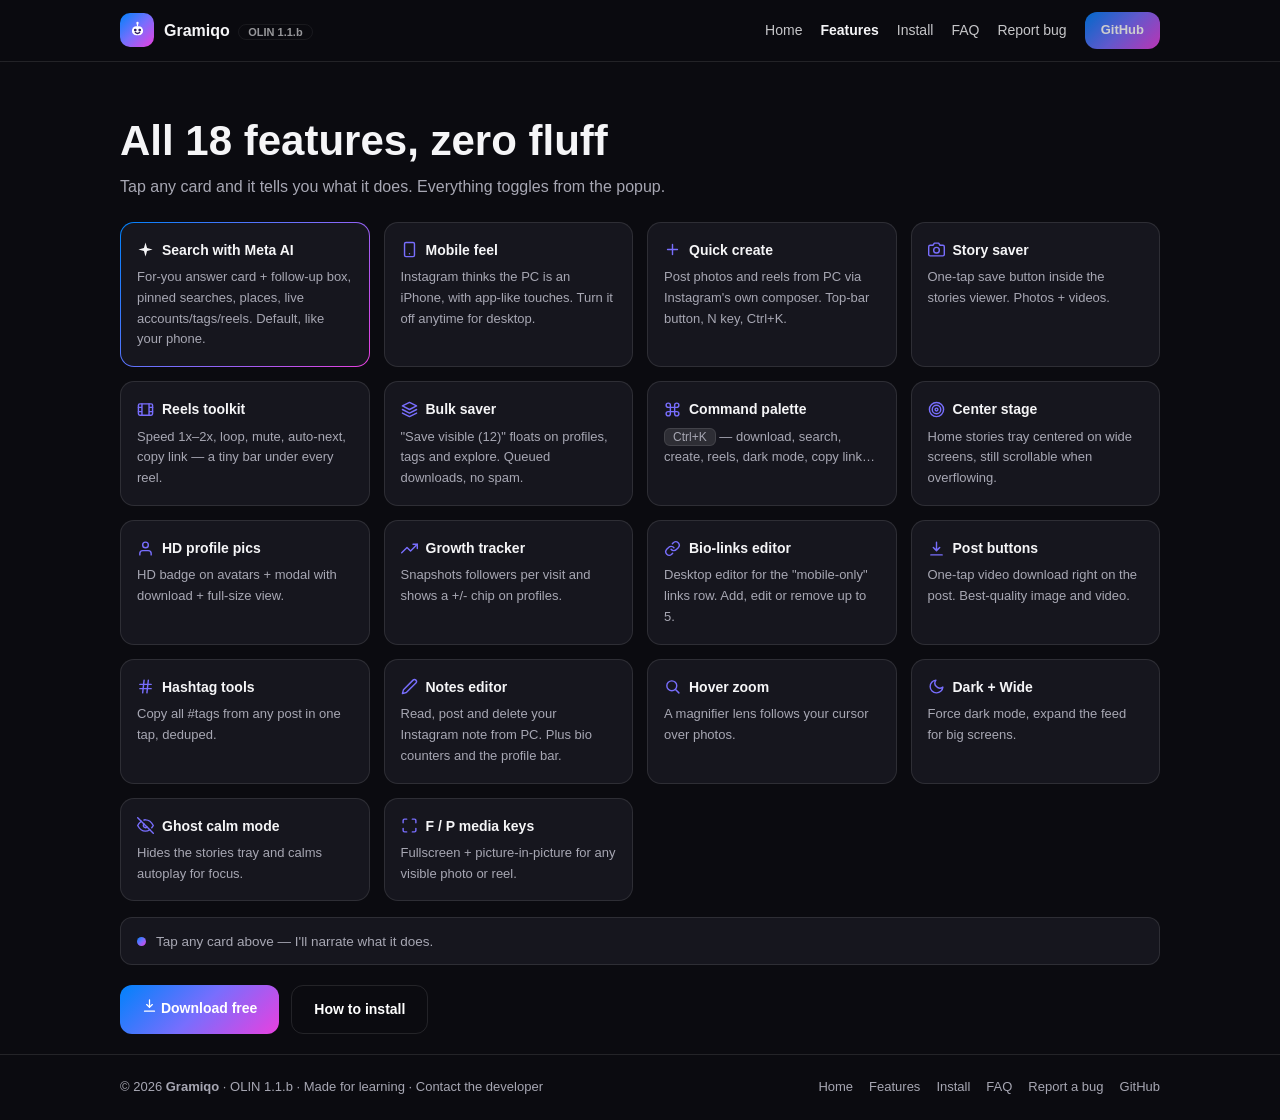
<file: website/features.html>
<!DOCTYPE html>
<html lang="en">
<head>
<meta charset="utf-8" />
<meta name="google-site-verification" content="nz_AqSul1FjgcGLhtazkAg4_x7tTgz6fA5hf9y8XYIE" />
<meta name="viewport" content="width=device-width, initial-scale=1" />
<title>All Features — Gramiqo</title>
<meta name="description" content="All 18 Gramiqo power features explained: Meta AI search, reels downloads, story saver, HD profile pics, Notes editor, reels toolkit, settings hub and more." />
<meta name="keywords" content="gramiqo features, instagram extension features, instagram reels downloader, meta ai search instagram, instagram story saver, instagram hd profile pic, instagram bio links desktop, instagram notes editor, instagram bulk saver, save visible instagram grid, instagram command palette ctrl k, instagram hover zoom, instagram hashtag copy, instagram growth tracker, instagram reels toolkit, reels speed loop auto next, instagram story studio 9 16, instagram ghost mode, instagram center stage, instagram quick create, post photos reels from pc, instagram fullscreen shortcut, picture in picture instagram reels, copy instagram caption, copy post link instagram, hd avatar modal instagram, profile stats tracker instagram, bio counters instagram, instagram mobile feel iphone mode, instagram dark mode pc, instagram wide feed" />
<meta name="robots" content="index, follow" />
<meta name="theme-color" content="#0b0b10" />
<link rel="canonical" href="https://gramiqo.vercel.app/features.html" />
<link rel="icon" href="data:image/svg+xml,%3Csvg xmlns='http://www.w3.org/2000/svg' viewBox='0 0 24 24'%3E%3Cdefs%3E%3ClinearGradient id='g' x1='0' y1='0' x2='1' y2='1'%3E%3Cstop offset='0' stop-color='%230082FB'/%3E%3Cstop offset='.5' stop-color='%23786EFD'/%3E%3Cstop offset='1' stop-color='%23E940DF'/%3E%3C/linearGradient%3E%3C/defs%3E%3Crect width='24' height='24' rx='6' fill='url(%23g)'/%3E%3Ccircle cx='12' cy='2.6' r='1.5' fill='white'/%3E%3Crect x='11.3' y='3.4' width='1.4' height='3.6' rx='0.7' fill='white'/%3E%3Crect x='5' y='6.5' width='14' height='11.5' rx='5.5' fill='white'/%3E%3Ccircle cx='9.2' cy='11.5' r='1.7' fill='%232B1A5E'/%3E%3Ccircle cx='14.8' cy='11.5' r='1.7' fill='%232B1A5E'/%3E%3Cpath d='M9.3 14.6Q12 16.9 14.7 14.6' fill='none' stroke='%232B1A5E' stroke-width='1.7' stroke-linecap='round'/%3E%3C/svg%3E" />
<meta property="og:type" content="website" />
<meta property="og:title" content="All Features — Gramiqo" />
<meta property="og:description" content="18 power features that bring mobile Instagram to your PC. Tap any card to see it explained." />
<meta property="og:url" content="https://gramiqo.vercel.app/features.html" />
<link rel="stylesheet" href="styles.css" />
</head>
<body>
<svg width="0" height="0" style="position:absolute" aria-hidden="true">
  <defs>
    <symbol id="w-spark" viewBox="0 0 24 24"><path d="M12 2l2.2 7.8L22 12l-7.8 2.2L12 22l-2.2-7.8L2 12l7.8-2.2z" fill="currentColor" stroke="none"/></symbol>
    <symbol id="w-mark" viewBox="0 0 24 24"><circle cx="12" cy="2.6" r="1.5" fill="#fff" stroke="none"/><rect x="11.3" y="3.4" width="1.4" height="3.6" rx="0.7" fill="#fff" stroke="none"/><rect x="5" y="6.5" width="14" height="11.5" rx="5.5" fill="#fff" stroke="none"/><circle cx="9.2" cy="11.5" r="1.7" fill="#2B1A5E" stroke="none"/><circle cx="14.8" cy="11.5" r="1.7" fill="#2B1A5E" stroke="none"/><path d="M9.3 14.6Q12 16.9 14.7 14.6" fill="none" stroke="#2B1A5E" stroke-width="1.7" stroke-linecap="round"/></symbol>
    <symbol id="w-download" viewBox="0 0 24 24"><path d="M12 3v12m0 0L7.5 10.5M12 15l4.5-4.5M4 21h16"/></symbol>
    <symbol id="w-phone" viewBox="0 0 24 24"><rect x="5" y="2" width="14" height="20" rx="2"/><path d="M12 18h.01"/></symbol>
    <symbol id="w-camera" viewBox="0 0 24 24"><path d="M23 19a2 2 0 0 1-2 2H3a2 2 0 0 1-2-2V8a2 2 0 0 1 2-2h4l2-3h6l2 3h4a2 2 0 0 1 2 2z"/><circle cx="12" cy="13" r="4"/></symbol>
    <symbol id="w-film" viewBox="0 0 24 24"><rect x="2" y="4" width="20" height="16" rx="2"/><path d="M7 4v16M17 4v16M2 9h5M2 15h5M17 9h5M17 15h5"/></symbol>
    <symbol id="w-layers" viewBox="0 0 24 24"><polygon points="12 2 2 7 12 12 22 7 12 2"/><polyline points="2 17 12 22 22 17"/><polyline points="2 12 12 17 22 12"/></symbol>
    <symbol id="w-command" viewBox="0 0 24 24"><path d="M18 3a3 3 0 0 0-3 3v12a3 3 0 0 0 3 3 3 3 0 0 0 3-3 3 3 0 0 0-3-3H6a3 3 0 0 0-3 3 3 3 0 0 0 3 3 3 3 0 0 0 3-3V6a3 3 0 0 0-3-3 3 3 0 0 0-3 3 3 3 0 0 0 3 3h12a3 3 0 0 0 3-3 3 3 0 0 0-3-3z"/></symbol>
    <symbol id="w-user" viewBox="0 0 24 24"><path d="M20 21v-2a4 4 0 0 0-4-4H8a4 4 0 0 0-4 4v2"/><circle cx="12" cy="7" r="4"/></symbol>
    <symbol id="w-trend" viewBox="0 0 24 24"><polyline points="23 6 13.5 15.5 8.5 10.5 1 18"/><polyline points="17 6 23 6 23 12"/></symbol>
    <symbol id="w-link" viewBox="0 0 24 24"><path d="M10 13a5 5 0 0 0 7.5.5l3-3a5 5 0 0 0-7-7l-1.7 1.7"/><path d="M14 11a5 5 0 0 0-7.5-.5l-3 3a5 5 0 0 0 7 7l1.7-1.7"/></symbol>
    <symbol id="w-copy" viewBox="0 0 24 24"><rect x="9" y="9" width="12" height="12" rx="2"/><path d="M5 15V5a2 2 0 0 1 2-2h10"/></symbol>
    <symbol id="w-hash" viewBox="0 0 24 24"><path d="M4 9h16M4 15h16M10 3L8 21M16 3l-2 18"/></symbol>
    <symbol id="w-edit" viewBox="0 0 24 24"><path d="M17 3a2.8 2.8 0 1 1 4 4L7.5 20.5 2 22l1.5-5.5z"/></symbol>
    <symbol id="w-search" viewBox="0 0 24 24"><circle cx="11" cy="11" r="7"/><path d="M21 21l-4.3-4.3"/></symbol>
    <symbol id="w-moon" viewBox="0 0 24 24"><path d="M21 12.8A9 9 0 1 1 11.2 3a7 7 0 0 0 9.8 9.8z"/></symbol>
    <symbol id="w-expand" viewBox="0 0 24 24"><path d="M8 3H5a2 2 0 0 0-2 2v3m18 0V5a2 2 0 0 0-2-2h-3m0 18h3a2 2 0 0 0 2-2v-3M3 16v3a2 2 0 0 0 2 2h3"/></symbol>
    <symbol id="w-eyeoff" viewBox="0 0 24 24"><path d="M17.94 17.94A10.07 10.07 0 0 1 12 20c-7 0-11-8-11-8a18.45 18.45 0 0 1 5.06-5.94M9.9 4.24A9.12 9.12 0 0 1 12 4c7 0 11 8 11 8a18.5 18.5 0 0 1-2.16 3.19m-6.72-1.07a3 3 0 1 1-4.24-4.24"/><path d="M1 1l22 22"/></symbol>
    <symbol id="w-plus" viewBox="0 0 24 24"><path d="M12 5v14M5 12h14"/></symbol>
    <symbol id="w-target" viewBox="0 0 24 24"><circle cx="12" cy="12" r="10"/><circle cx="12" cy="12" r="6"/><circle cx="12" cy="12" r="2"/></symbol>
  </defs>
</svg>
<header class="nav" id="topnav">
  <div class="wrap nav-in">
    <div class="brand"><a class="brand-link" href="index.html"><span class="logo"><svg><use href="#w-mark"/></svg></span><span>Gramiqo <em>OLIN 1.1.b</em></span></a></div>
    <nav aria-label="Main" id="mainnav">
      <a href="index.html">Home</a>
      <a href="features.html" aria-current="page">Features</a>
      <a href="install.html">Install</a>
      <a href="faq.html">FAQ</a>
      <a href="bug.html">Report bug</a>
      <a class="btn small" href="https://github.com/kabirprokk/Gramiqo" target="_blank" rel="noopener">GitHub</a>
    </nav>
    <button id="menuBtn" aria-label="Open menu" aria-expanded="false" aria-controls="mobilePanel"><span></span><span></span><span></span></button>
  </div>
  <div class="mobile-panel" id="mobilePanel" hidden>
    <a href="index.html">Home</a>
    <a href="features.html">Features</a>
    <a href="install.html">Install</a>
    <a href="faq.html">FAQ</a>
    <a href="bug.html">Report bug</a>
    <a href="https://github.com/kabirprokk/Gramiqo" target="_blank" rel="noopener">GitHub</a>
  </div>
</header>

<main>
<section class="wrap page-head">
  <h1 class="reveal">All 18 features, zero fluff</h1>
  <p class="sec-sub reveal">Tap any card and it tells you what it does. Everything toggles from the popup.</p>
  <div class="grid" id="featureGrid">
    <div class="card hot" data-demo="Type anything in Instagram search — a Meta AI card answers from live results, with follow-ups, sources and top reels."><b><svg class="fic"><use href="#w-spark"/></svg> Search with Meta AI</b><p>For-you answer card + follow-up box, pinned searches, places, live accounts/tags/reels. Default, like your phone.</p></div>
    <div class="card" data-demo="Instagram starts believing this PC is an iPhone — mobile layouts, mobile doors, desktop comfort."><b><svg class="fic"><use href="#w-phone"/></svg> Mobile feel</b><p>Instagram thinks the PC is an iPhone, with app-like touches. Turn it off anytime for desktop.</p></div>
    <div class="card" data-demo="Press N anywhere — Instagram's own composer opens with photo and reel uploads."><b><svg class="fic"><use href="#w-plus"/></svg> Quick create</b><p>Post photos and reels from PC via Instagram's own composer. Top-bar button, N key, Ctrl+K.</p></div>
    <div class="card" data-demo="Open any story — a Save badge sits in the corner. One tap, photo or video."><b><svg class="fic"><use href="#w-camera"/></svg> Story saver</b><p>One-tap save button inside the stories viewer. Photos + videos.</p></div>
    <div class="card" data-demo="Every reel grows a tiny bar: speed, loop, mute, auto-next, copy link."><b><svg class="fic"><use href="#w-film"/></svg> Reels toolkit</b><p>Speed 1x–2x, loop, mute, auto-next, copy link — a tiny bar under every reel.</p></div>
    <div class="card" data-demo="A floating button counts the visible grid — tap it and the whole visible set queues up."><b><svg class="fic"><use href="#w-layers"/></svg> Bulk saver</b><p>"Save visible (12)" floats on profiles, tags and explore. Queued downloads, no spam.</p></div>
    <div class="card" data-demo="Ctrl+K anywhere — find every action without touching the mouse."><b><svg class="fic"><use href="#w-command"/></svg> Command palette</b><p><kbd>Ctrl+K</kbd> — download, search, create, reels, dark mode, copy link…</p></div>
    <div class="card" data-demo="The stories tray glides to the center of wide screens — and stays scrollable."><b><svg class="fic"><use href="#w-target"/></svg> Center stage</b><p>Home stories tray centered on wide screens, still scrollable when overflowing.</p></div>
    <div class="card" data-demo="Tap the HD badge on any avatar — full-resolution portrait with download."><b><svg class="fic"><use href="#w-user"/></svg> HD profile pics</b><p>HD badge on avatars + modal with download + full-size view.</p></div>
    <div class="card" data-demo="Visit any profile twice — a growth chip appears showing follower movement."><b><svg class="fic"><use href="#w-trend"/></svg> Growth tracker</b><p>Snapshots followers per visit and shows a +/- chip on profiles.</p></div>
    <div class="card" data-demo="Desktop says 'mobile only' on bio links — this editor adds, edits and removes all 5 anyway."><b><svg class="fic"><use href="#w-link"/></svg> Bio-links editor</b><p>Desktop editor for the "mobile-only" links row. Add, edit or remove up to 5.</p></div>
    <div class="card" data-demo="Hit the download button on any post — the original-quality file lands moments later."><b><svg class="fic"><use href="#w-download"/></svg> Post buttons</b><p>One-tap video download right on the post. Best-quality image and video.</p></div>
    <div class="card" data-demo="One tap copies every hashtag on a post, deduped and ready to paste."><b><svg class="fic"><use href="#w-hash"/></svg> Hashtag tools</b><p>Copy all #tags from any post in one tap, deduped.</p></div>
    <div class="card" data-demo="The settings hub reads and writes your real DM note — 60 characters, audience picker."><b><svg class="fic"><use href="#w-edit"/></svg> Notes editor</b><p>Read, post and delete your Instagram note from PC. Plus bio counters and the profile bar.</p></div>
    <div class="card" data-demo="Hover any photo — a magnifier lens follows your cursor."><b><svg class="fic"><use href="#w-search"/></svg> Hover zoom</b><p>A magnifier lens follows your cursor over photos.</p></div>
    <div class="card" data-demo="Force true black for late nights, or stretch the feed across ultrawides."><b><svg class="fic"><use href="#w-moon"/></svg> Dark + Wide</b><p>Force dark mode, expand the feed for big screens.</p></div>
    <div class="card" data-demo="Ghost mode hides the stories tray and calms autoplay when you need focus."><b><svg class="fic"><use href="#w-eyeoff"/></svg> Ghost calm mode</b><p>Hides the stories tray and calms autoplay for focus.</p></div>
    <div class="card" data-demo="F throws anything fullscreen, P pops video into picture-in-picture."><b><svg class="fic"><use href="#w-expand"/></svg> F / P media keys</b><p>Fullscreen + picture-in-picture for any visible photo or reel.</p></div>
  </div>
  <div class="demo-bar reveal" id="demoBar" aria-live="polite"><span class="demo-dot"></span><span id="demoText">Tap any card above — I'll narrate what it does.</span></div>
  <div class="cta reveal">
    <a class="btn" href="https://github.com/kabirprokk/Gramiqo/archive/refs/heads/main.zip"><svg class="pic"><use href="#w-download"/></svg> Download free</a>
    <a class="btn ghost" href="install.html">How to install</a>
  </div>
</section>
</main>

<footer>
  <div class="wrap foot-in">
    <div>© <span id="yr">2026</span> <b>Gramiqo</b> · OLIN 1.1.b · Made for learning · <a href="bug.html">Contact the developer</a></div>
    <div class="links"><a href="index.html">Home</a><a href="features.html">Features</a><a href="install.html">Install</a><a href="faq.html">FAQ</a><a href="bug.html">Report a bug</a><a href="https://github.com/kabirprokk/Gramiqo" target="_blank" rel="noopener">GitHub</a></div>
  </div>
</footer>
<button id="toTop" aria-label="Back to top">↑</button>
<script src="script.js"></script>
</body>
</html>
</file>
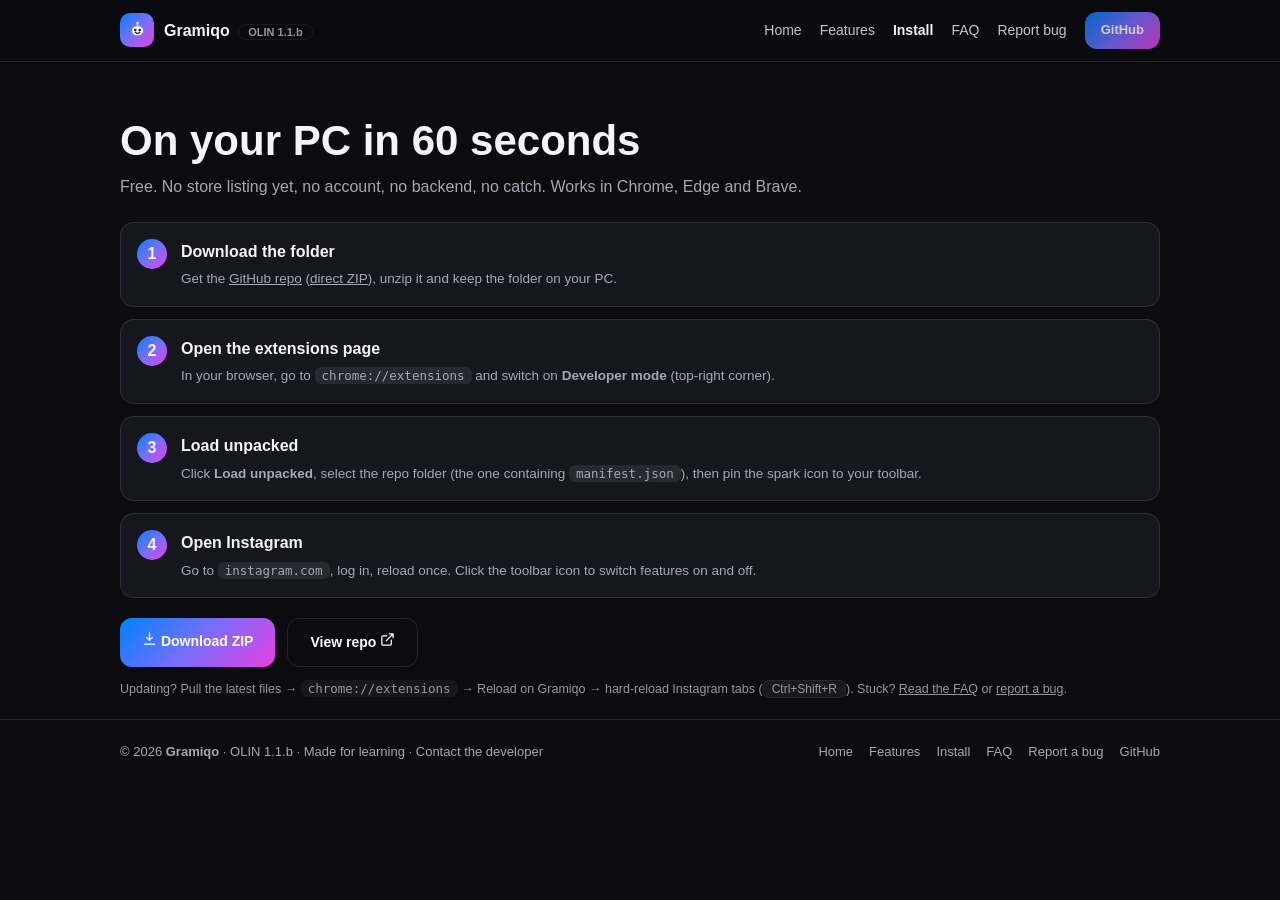
<file: website/install.html>
<!DOCTYPE html>
<html lang="en">
<head>
<meta charset="utf-8" />
<meta name="google-site-verification" content="nz_AqSul1FjgcGLhtazkAg4_x7tTgz6fA5hf9y8XYIE" />
<meta name="viewport" content="width=device-width, initial-scale=1" />
<title>Install in 60 Seconds — Gramiqo</title>
<meta name="description" content="Install Gramiqo in 60 seconds: download the ZIP, load it unpacked in Chrome, Edge or Brave, open Instagram. Free, no account needed." />
<meta name="keywords" content="install gramiqo, gramiqo download, download gramiqo extension, install instagram extension, how to install instagram extension, load unpacked chrome extension, chrome extensions developer mode, install instagram downloader pc, instagram extension not on chrome web store, edge load unpacked extension, brave load unpacked extension, chromium install unpacked extension, update chrome extension manually, reload extension chrome, pin extension toolbar chrome, instagram downloader install guide, free instagram extension install, gramiqo setup 60 seconds" />
<meta name="robots" content="index, follow" />
<meta name="theme-color" content="#0b0b10" />
<link rel="canonical" href="https://gramiqo.vercel.app/install.html" />
<link rel="icon" href="data:image/svg+xml,%3Csvg xmlns='http://www.w3.org/2000/svg' viewBox='0 0 24 24'%3E%3Cdefs%3E%3ClinearGradient id='g' x1='0' y1='0' x2='1' y2='1'%3E%3Cstop offset='0' stop-color='%230082FB'/%3E%3Cstop offset='.5' stop-color='%23786EFD'/%3E%3Cstop offset='1' stop-color='%23E940DF'/%3E%3C/linearGradient%3E%3C/defs%3E%3Crect width='24' height='24' rx='6' fill='url(%23g)'/%3E%3Ccircle cx='12' cy='2.6' r='1.5' fill='white'/%3E%3Crect x='11.3' y='3.4' width='1.4' height='3.6' rx='0.7' fill='white'/%3E%3Crect x='5' y='6.5' width='14' height='11.5' rx='5.5' fill='white'/%3E%3Ccircle cx='9.2' cy='11.5' r='1.7' fill='%232B1A5E'/%3E%3Ccircle cx='14.8' cy='11.5' r='1.7' fill='%232B1A5E'/%3E%3Cpath d='M9.3 14.6Q12 16.9 14.7 14.6' fill='none' stroke='%232B1A5E' stroke-width='1.7' stroke-linecap='round'/%3E%3C/svg%3E" />
<meta property="og:type" content="website" />
<meta property="og:title" content="Install in 60 Seconds — Gramiqo" />
<meta property="og:description" content="Download the ZIP, load unpacked, open Instagram. Free Chrome extension." />
<meta property="og:url" content="https://gramiqo.vercel.app/install.html" />
<link rel="stylesheet" href="styles.css" />
<script type="application/ld+json">
{"@context":"https://schema.org","@type":"HowTo","name":"How to install Gramiqo","description":"Install the free Gramiqo Chrome extension in 60 seconds.","totalTime":"PT1M","step":[
{"@type":"HowToStep","name":"Download the folder","text":"Get the GitHub repo as a ZIP, unzip it and keep the folder on your PC."},
{"@type":"HowToStep","name":"Open the extensions page","text":"In Chrome, Edge or Brave, go to chrome://extensions and switch on Developer mode."},
{"@type":"HowToStep","name":"Load unpacked","text":"Click Load unpacked, select the repo folder, then pin the icon to your toolbar."},
{"@type":"HowToStep","name":"Open Instagram","text":"Go to instagram.com, log in, reload once, and toggle features from the toolbar icon."}
]}
</script>
</head>
<body>
<svg width="0" height="0" style="position:absolute" aria-hidden="true">
  <defs>
    <symbol id="w-spark" viewBox="0 0 24 24"><path d="M12 2l2.2 7.8L22 12l-7.8 2.2L12 22l-2.2-7.8L2 12l7.8-2.2z" fill="currentColor" stroke="none"/></symbol>
    <symbol id="w-mark" viewBox="0 0 24 24"><circle cx="12" cy="2.6" r="1.5" fill="#fff" stroke="none"/><rect x="11.3" y="3.4" width="1.4" height="3.6" rx="0.7" fill="#fff" stroke="none"/><rect x="5" y="6.5" width="14" height="11.5" rx="5.5" fill="#fff" stroke="none"/><circle cx="9.2" cy="11.5" r="1.7" fill="#2B1A5E" stroke="none"/><circle cx="14.8" cy="11.5" r="1.7" fill="#2B1A5E" stroke="none"/><path d="M9.3 14.6Q12 16.9 14.7 14.6" fill="none" stroke="#2B1A5E" stroke-width="1.7" stroke-linecap="round"/></symbol>
    <symbol id="w-download" viewBox="0 0 24 24"><path d="M12 3v12m0 0L7.5 10.5M12 15l4.5-4.5M4 21h16"/></symbol>
    <symbol id="w-external" viewBox="0 0 24 24"><path d="M18 13v6a2 2 0 0 1-2 2H5a2 2 0 0 1-2-2V8a2 2 0 0 1 2-2h6"/><path d="M15 3h6v6M10 14L21 3"/></symbol>
  </defs>
</svg>
<header class="nav" id="topnav">
  <div class="wrap nav-in">
    <div class="brand"><a class="brand-link" href="index.html"><span class="logo"><svg><use href="#w-mark"/></svg></span><span>Gramiqo <em>OLIN 1.1.b</em></span></a></div>
    <nav aria-label="Main" id="mainnav">
      <a href="index.html">Home</a>
      <a href="features.html">Features</a>
      <a href="install.html" aria-current="page">Install</a>
      <a href="faq.html">FAQ</a>
      <a href="bug.html">Report bug</a>
      <a class="btn small" href="https://github.com/kabirprokk/Gramiqo" target="_blank" rel="noopener">GitHub</a>
    </nav>
    <button id="menuBtn" aria-label="Open menu" aria-expanded="false" aria-controls="mobilePanel"><span></span><span></span><span></span></button>
  </div>
  <div class="mobile-panel" id="mobilePanel" hidden>
    <a href="index.html">Home</a>
    <a href="features.html">Features</a>
    <a href="install.html">Install</a>
    <a href="faq.html">FAQ</a>
    <a href="bug.html">Report bug</a>
    <a href="https://github.com/kabirprokk/Gramiqo" target="_blank" rel="noopener">GitHub</a>
  </div>
</header>

<main>
<section class="wrap page-head">
  <h1 class="reveal">On your PC in 60 seconds</h1>
  <p class="sec-sub reveal">Free. No store listing yet, no account, no backend, no catch. Works in Chrome, Edge and Brave.</p>
  <div class="steps">
    <div class="step reveal"><span>1</span><div><b>Download the folder</b><p>Get the <a href="https://github.com/kabirprokk/Gramiqo" target="_blank" rel="noopener">GitHub repo</a> (<a href="https://github.com/kabirprokk/Gramiqo/archive/refs/heads/main.zip">direct ZIP</a>), unzip it and keep the folder on your PC.</p></div></div>
    <div class="step reveal"><span>2</span><div><b>Open the extensions page</b><p>In your browser, go to <code>chrome://extensions</code> and switch on <b>Developer mode</b> (top-right corner).</p></div></div>
    <div class="step reveal"><span>3</span><div><b>Load unpacked</b><p>Click <b>Load unpacked</b>, select the repo folder (the one containing <code>manifest.json</code>), then pin the spark icon to your toolbar.</p></div></div>
    <div class="step reveal"><span>4</span><div><b>Open Instagram</b><p>Go to <code>instagram.com</code>, log in, reload once. Click the toolbar icon to switch features on and off.</p></div></div>
  </div>
  <div class="cta reveal">
    <a class="btn" href="https://github.com/kabirprokk/Gramiqo/archive/refs/heads/main.zip"><svg class="pic"><use href="#w-download"/></svg> Download ZIP</a>
    <a class="btn ghost" href="https://github.com/kabirprokk/Gramiqo" target="_blank" rel="noopener">View repo <svg class="pic"><use href="#w-external"/></svg></a>
  </div>
  <p class="tiny">Updating? Pull the latest files → <code>chrome://extensions</code> → Reload on Gramiqo → hard-reload Instagram tabs (<kbd>Ctrl+Shift+R</kbd>). Stuck? <a href="faq.html">Read the FAQ</a> or <a href="bug.html">report a bug</a>.</p>
</section>
</main>

<footer>
  <div class="wrap foot-in">
    <div>© <span id="yr">2026</span> <b>Gramiqo</b> · OLIN 1.1.b · Made for learning · <a href="bug.html">Contact the developer</a></div>
    <div class="links"><a href="index.html">Home</a><a href="features.html">Features</a><a href="install.html">Install</a><a href="faq.html">FAQ</a><a href="bug.html">Report a bug</a><a href="https://github.com/kabirprokk/Gramiqo" target="_blank" rel="noopener">GitHub</a></div>
  </div>
</footer>
<button id="toTop" aria-label="Back to top">↑</button>
<script src="script.js"></script>
</body>
</html>
</file>
<file: website/styles.css>
:root{
  --bg:#0b0b10; --bg2:#121218; --card:#16161e; --line:rgba(255,255,255,.1);
  --txt:#f5f5f7; --mut:#a7a7b3; --acc1:#0082FB; --acc2:#786EFD; --acc3:#E940DF;
  --grad:linear-gradient(135deg,var(--acc1),var(--acc2),var(--acc3));
}
*{box-sizing:border-box}
html,body{overflow-x:clip}
@supports not (overflow: clip) {
  html,body{overflow-x:hidden}
}
body{margin:0;font-family:-apple-system,"Segoe UI",Roboto,Inter,Arial,sans-serif;background:var(--bg);color:var(--txt);line-height:1.6}
.wrap{max-width:1080px;margin:0 auto;padding:0 20px}
a{color:inherit}
kbd{background:rgba(255,255,255,.1);border:1px solid var(--line);border-radius:6px;padding:1px 8px;font-size:12px;font-family:inherit}
code{background:rgba(255,255,255,.08);border-radius:6px;padding:1px 7px;font-size:12.5px}
.nav{position:sticky;top:0;z-index:50;background:rgba(11,11,16,.8);backdrop-filter:blur(12px);border-bottom:1px solid var(--line)}
.nav-in{display:flex;align-items:center;justify-content:space-between;padding:12px 20px}
.brand{display:flex;align-items:center;gap:10px;font-weight:800}
.brand-link{display:flex;align-items:center;gap:10px;color:inherit;text-decoration:none}
.brand-link:hover{opacity:.9}
.brand em{font-style:normal;font-size:11px;opacity:.6;border:1px solid var(--line);border-radius:20px;padding:1px 9px;margin-left:4px}
.logo{width:34px;height:34px;display:inline-flex;align-items:center;justify-content:center;border-radius:10px;background:var(--grad);font-size:18px}
.logo svg{width:19px;height:19px;fill:#fff;stroke:none}
.btn{display:inline-flex;align-items:center;gap:8px;background:var(--grad);color:#fff;border:none;border-radius:12px;padding:12px 22px;font-weight:800;font-size:14px;text-decoration:none;cursor:pointer}
.btn svg.pic{width:15px;height:15px;fill:none;stroke:#fff;stroke-width:2;stroke-linecap:round;stroke-linejoin:round}
.btn.ghost svg.pic{stroke:currentColor}
.pill{display:inline-flex;align-items:center;gap:8px;font-size:12px;font-weight:700;border:1px solid var(--line);border-radius:20px;padding:4px 14px;opacity:.85;margin-bottom:14px}
.pill svg.pic{width:13px;height:13px;fill:none;stroke:currentColor;stroke-width:2;stroke-linecap:round;stroke-linejoin:round}
.nav nav{display:flex;gap:18px;align-items:center;font-size:14px}
.nav nav a{text-decoration:none;opacity:.8}.nav nav a:hover{opacity:1}
.nav nav a[aria-current="page"]{opacity:1;font-weight:700}
#menuBtn{display:none;flex-direction:column;gap:5px;background:transparent;border:1px solid var(--line);border-radius:8px;padding:9px 10px;cursor:pointer}
#menuBtn span{display:block;width:18px;height:2px;background:var(--txt);border-radius:1px;transition:transform .2s,opacity .2s}
#menuBtn[aria-expanded="true"] span:nth-child(1){transform:translateY(7px) rotate(45deg)}
#menuBtn[aria-expanded="true"] span:nth-child(2){opacity:0}
#menuBtn[aria-expanded="true"] span:nth-child(3){transform:translateY(-7px) rotate(-45deg)}
.mobile-panel{display:flex;flex-direction:column;gap:2px;padding:6px 20px 14px;border-top:1px solid var(--line)}
.mobile-panel[hidden]{display:none}
.mobile-panel a{text-decoration:none;padding:10px 4px;font-size:15px;font-weight:600;border-bottom:1px solid var(--line)}
.mobile-panel a:last-child{border-bottom:none}
@media(max-width:860px){
  .nav nav#mainnav{display:none}
  #menuBtn{display:flex}
}
.btn{display:inline-block;background:var(--grad);color:#fff;border:none;border-radius:12px;padding:12px 22px;font-weight:800;font-size:14px;text-decoration:none;cursor:pointer}
.btn.ghost{background:transparent;border:1px solid var(--line)}
.btn.small{padding:8px 16px;font-size:13px}
.hero{padding:64px 0 40px;background:radial-gradient(800px 400px at 70% 10%,rgba(120,110,253,.25),transparent),radial-gradient(700px 380px at 20% 20%,rgba(233,64,223,.18),transparent)}
.hero-in{display:grid;grid-template-columns:1.1fr .9fr;gap:36px;align-items:center}
.pill{display:inline-block;font-size:12px;font-weight:700;border:1px solid var(--line);border-radius:20px;padding:4px 14px;opacity:.85;margin-bottom:14px}
h1{font-size:52px;line-height:1.05;margin:0 0 12px}
.sub{color:var(--mut);font-size:17px;max-width:520px}
.cta{display:flex;gap:12px;margin:20px 0 12px;flex-wrap:wrap}
.meta{font-size:12.5px;opacity:.6}
.mock{background:var(--bg2);border:1px solid var(--line);border-radius:18px;overflow:hidden;box-shadow:0 30px 80px rgba(0,0,0,.5)}
.mock-bar{display:flex;gap:6px;padding:12px 14px;border-bottom:1px solid var(--line)}
.mock-bar span{width:10px;height:10px;border-radius:50%;background:rgba(255,255,255,.15)}
.mock-search{padding:16px}
.m-meta{display:flex;align-items:center;gap:8px;font-weight:800;font-size:13px;margin-bottom:8px}
.m-logo{width:24px;height:24px;border-radius:50%;background:var(--grad);display:inline-flex;align-items:center;justify-content:center;font-size:14px}
.m-meta em{font-style:normal;font-size:10px;text-transform:uppercase;letter-spacing:.06em;opacity:.55;border:1px solid var(--line);border-radius:20px;padding:1px 8px;margin-left:auto}
.m-answer{font-size:13px;color:var(--mut);border:1px solid var(--line);border-radius:12px;padding:10px 12px}
.m-answer b{color:var(--txt)}
.m-row{display:flex;gap:10px;align-items:center;padding:9px 4px}
.m-ic{width:38px;height:38px;border-radius:50%;background:rgba(255,255,255,.08);display:flex;align-items:center;justify-content:center;flex-shrink:0}
.m-row b{display:block;font-size:13.5px}.m-row small{color:var(--mut);font-size:12px}
.m-pills{display:flex;gap:8px;margin-top:8px;flex-wrap:wrap}
.m-pills span{font-size:12px;font-weight:700;border:1px solid var(--line);border-radius:16px;padding:4px 12px;opacity:.85}
.mock-tags{display:flex;gap:8px;padding:12px 16px;border-top:1px solid var(--line);flex-wrap:wrap}
.mock-tags span{font-size:12px;font-weight:700;background:rgba(255,255,255,.06);border:1px solid var(--line);border-radius:18px;padding:5px 12px}
section{padding:40px 0}
.page-head{padding-top:56px}
.page-head h1{font-size:42px;line-height:1.1;margin:0 0 10px}
.grid a.card{color:inherit;text-decoration:none}
.form-msg{font-size:13px;border-radius:10px;padding:10px 14px;margin:4px 0 0}
.form-msg.err{border:1px solid rgba(224,36,94,.6);background:rgba(224,36,94,.1);color:#ff8fb0}
.form-msg.ok{border:1px solid rgba(0,149,246,.6);background:rgba(0,149,246,.1);color:#7cc7ff}
.foot-in a{color:inherit}
.seo-copy p{max-width:780px;color:var(--mut);font-size:15px}
h2{font-size:30px;margin:0 0 6px}
.sec-sub{color:var(--mut);margin:0 0 22px}
.grid{display:grid;grid-template-columns:repeat(auto-fill,minmax(240px,1fr));gap:14px}
.card{background:var(--card);border:1px solid var(--line);border-radius:14px;padding:16px}
.card.hot{border:1px solid transparent;background:linear-gradient(var(--card),var(--card)) padding-box,var(--grad) border-box}
.card b{font-size:14px;display:flex;align-items:center;gap:8px}.card p{margin:6px 0 0;font-size:13px;color:var(--mut)}
.fic{width:17px;height:17px;flex:0 0 auto;fill:none;stroke:var(--acc2);stroke-width:2;stroke-linecap:round;stroke-linejoin:round}
.card.hot .fic{stroke:var(--acc3)}
.m-logo svg{width:13px;height:13px;fill:none;stroke:#fff;stroke-width:2;stroke-linecap:round;stroke-linejoin:round}
.m-ic svg{width:19px;height:19px;fill:none;stroke:currentColor;stroke-width:2;stroke-linecap:round;stroke-linejoin:round;opacity:.85}
.ver{width:13px;height:13px;fill:none;stroke:var(--acc1);stroke-width:2.5;stroke-linecap:round;stroke-linejoin:round;vertical-align:-2px}
.band{background:var(--bg2);border-top:1px solid var(--line);border-bottom:1px solid var(--line)}
.band-in{display:grid;grid-template-columns:1.3fr .7fr;gap:28px;align-items:center}
.ticks{padding-left:18px;color:var(--mut);font-size:14px}
.keys{display:grid;gap:8px;background:var(--card);border:1px solid var(--line);border-radius:14px;padding:16px;font-size:13.5px}
.steps{display:grid;gap:12px;margin-bottom:20px}
.step{display:flex;gap:14px;background:var(--card);border:1px solid var(--line);border-radius:14px;padding:16px}
.step span{width:30px;height:30px;flex:0 0 auto;border-radius:50%;background:var(--grad);display:flex;align-items:center;justify-content:center;font-weight:800}
.step p{margin:4px 0 0;color:var(--mut);font-size:13.5px}
.tiny{font-size:12.5px;opacity:.6}
.card input[type="text"], .card select, .card textarea {
  width: 100%; box-sizing: border-box;
  border: 1px solid var(--line); border-radius: 10px;
  background: rgba(255,255,255,.05); color: var(--txt);
  padding: 10px 12px; font-size: 13.5px; outline: none;
  font-family: inherit;
}
.card input:focus, .card select:focus, .card textarea:focus { border-color: var(--acc2); }
.card select option { background: var(--card); }
.faq{display:grid;gap:8px}
.q{background:var(--card);border:1px solid var(--line);color:var(--txt);border-radius:12px;padding:13px 16px;font-size:14px;font-weight:700;display:flex;justify-content:space-between;align-items:center;cursor:pointer;text-align:left;width:100%}
.a{display:none;background:transparent;border:1px dashed var(--line);border-radius:12px;padding:12px 16px;font-size:13.5px;color:var(--mut)}
.a.open{display:block}
footer{border-top:1px solid var(--line);padding:22px 0;margin-top:20px}
.foot-in{display:flex;justify-content:space-between;align-items:center;gap:12px;flex-wrap:wrap;font-size:13px;color:var(--mut)}
.foot-in .links{display:flex;gap:16px}
.foot-in a{text-decoration:none}
@media(max-width:860px){.hero-in,.band-in{grid-template-columns:1fr}h1{font-size:38px}.nav nav a:not(.btn){display:none}}

/* ---------- alive: motion, glow, reveal ---------- */
html{scroll-behavior:smooth}
.nav{transition:background .3s,box-shadow .3s}
.nav.scrolled{background:rgba(11,11,16,.94);box-shadow:0 8px 30px rgba(0,0,0,.4)}
.hero{position:relative;overflow:hidden}
.hero::before{content:"";position:absolute;inset:-40%;background:conic-gradient(from 0deg at 60% 40%,transparent 0deg,rgba(0,130,251,.07) 60deg,transparent 120deg,rgba(233,64,223,.07) 200deg,transparent 260deg);animation:spin 26s linear infinite;pointer-events:none}
@keyframes spin{to{transform:rotate(360deg)}}
.hero-in{position:relative}
.hero-proof{display:flex;gap:18px;margin-top:14px;font-size:13px;color:var(--mut)}
.hero-proof b{color:var(--txt);font-size:15px;margin-right:4px}
.mock{transition:transform .25s ease-out;transform-style:preserve-3d;will-change:transform}
.mock-bar em{margin-left:auto;font-style:normal;font-size:11px;opacity:.5}
.m-answer .caret{display:inline-block;width:2px;height:1em;background:var(--acc2);vertical-align:-2px;margin-left:2px;animation:blink 1s steps(1) infinite}
#typedQuery::after{content:"";display:inline-block;width:2px;height:.95em;background:var(--acc2);vertical-align:-2px;margin-left:2px;animation:blink 1s steps(1) infinite}
@keyframes blink{50%{opacity:0}}
.marquee{overflow:hidden;white-space:nowrap;margin-top:44px;opacity:.55;-webkit-mask-image:linear-gradient(90deg,transparent,#000 10%,#000 90%,transparent);mask-image:linear-gradient(90deg,transparent,#000 10%,#000 90%,transparent)}
.marquee-track{display:inline-flex;gap:12px;padding:4px 0;will-change:transform}
.marquee-track span{font-size:12px;font-weight:700;border:1px solid var(--line);border-radius:16px;padding:5px 14px;color:var(--mut)}
.stats{padding:26px 0}
.stats-in{display:grid;grid-template-columns:repeat(4,1fr);gap:12px;text-align:center}
.stat b{font-size:30px;background:var(--grad);-webkit-background-clip:text;background-clip:text;color:transparent}
.stat small{display:block;color:var(--mut);font-size:12.5px;margin-top:2px}
.reveal{opacity:0;transform:translateY(22px);transition:opacity .6s ease,transform .6s ease}
.reveal.in{opacity:1;transform:none}
.grid .card{transition:transform .25s,border-color .25s,box-shadow .25s;cursor:pointer}
.grid .card:hover{transform:translateY(-4px);border-color:rgba(120,110,253,.55);box-shadow:0 14px 40px rgba(0,0,0,.45)}
.grid .card.picked{border-color:transparent;background:linear-gradient(var(--card),var(--card)) padding-box,var(--grad) border-box}
.demo-bar{display:flex;align-items:center;gap:10px;margin-top:16px;background:var(--card);border:1px solid var(--line);border-radius:12px;padding:12px 16px;font-size:13.5px;color:var(--mut);min-height:48px}
.demo-dot{width:9px;height:9px;border-radius:50%;background:var(--grad);flex:0 0 auto;animation:pulse 2s infinite}
@keyframes pulse{50%{opacity:.35}}
.btn{transition:transform .15s,box-shadow .15s,background .15s}
.btn:hover{transform:translateY(-1px);box-shadow:0 10px 26px rgba(120,110,253,.35)}
#toTop{position:fixed;right:20px;bottom:20px;width:42px;height:42px;border-radius:50%;border:1px solid var(--line);background:var(--card);color:var(--txt);font-size:18px;cursor:pointer;opacity:0;pointer-events:none;transition:opacity .3s;z-index:60}
#toTop.show{opacity:1;pointer-events:auto}
@media(max-width:860px){.stats-in{grid-template-columns:repeat(2,1fr)}}
@media(prefers-reduced-motion:reduce){
  *,*::before,*::after{animation-duration:.01ms !important;transition-duration:.01ms !important}
  html{scroll-behavior:auto}.reveal{opacity:1;transform:none}
}
</file>
<file: popup.css>
body {
  width: 280px;
  margin: 0;
  padding: 14px;
  font-family: -apple-system, Segoe UI, Roboto, sans-serif;
  background: #fafafa;
  color: #222;
}
.header { display: flex; gap: 10px; align-items: center; margin-bottom: 12px; }
.logo {
  width: 42px; height: 42px;
  display: flex; align-items: center; justify-content: center;
  border-radius: 12px; color: #fff;
  background: #0095F6;
}
.logo svg { width: 22px; height: 22px; fill: none; stroke: #fff; stroke-width: 2; stroke-linecap: round; stroke-linejoin: round; }
.list label svg.pic {
  width: 16px; height: 16px; flex: 0 0 auto;
  fill: none; stroke: #737373; stroke-width: 2; stroke-linecap: round; stroke-linejoin: round;
}
#openInsta { display: inline-flex; align-items: center; justify-content: center; gap: 8px; }
#openInsta svg.pic { width: 15px; height: 15px; fill: none; stroke: #fff; stroke-width: 2; stroke-linecap: round; stroke-linejoin: round; }
h1 { font-size: 16px; margin: 0; }
.header p { font-size: 12px; margin: 2px 0 0; color: #666; }
.list { display: flex; flex-direction: column; gap: 8px; background: #fff;
  border: 1px solid #e5e5e5; border-radius: 12px; padding: 12px; }
.list label { display: flex; gap: 8px; align-items: center; font-size: 13px; cursor: pointer; }
.list input { width: 16px; height: 16px; accent-color: #0095F6; }
.grp { font-size: 11px; font-weight: 800; text-transform: uppercase; letter-spacing: .06em; color: #999; margin-top: 4px; }
.shortcuts { font-size: 12px; color: #444; margin: 12px 2px; line-height: 1.8; }
kbd { background: #eee; border: 1px solid #ccc; border-radius: 4px; padding: 1px 6px; font-size: 11px; }
#openInsta {
  width: 100%; padding: 10px; border: none; border-radius: 8px;
  background: #0095F6;
  color: #fff; font-weight: 600; cursor: pointer; font-size: 14px;
}
#openInsta:hover { background: #0081D6; }
#openSettings {
  width: 100%; padding: 10px; border: 1px solid #dbdbdb; border-radius: 8px;
  background: #fff; color: #111;
  font-weight: 600; cursor: pointer; font-size: 14px; margin-top: 8px;
}
#openSettings:hover { background: #f0f0f0; }
#copyDiag, #resetAll {
  width: 100%; padding: 10px; border: 1px solid #dbdbdb; border-radius: 8px;
  background: #fff; color: #111;
  font-weight: 600; cursor: pointer; font-size: 13px; margin-top: 8px;
}
#copyDiag:hover, #resetAll:hover { background: #f0f0f0; }
.diag-status { font-size: 11px; color: #666; margin: 6px 2px 0; min-height: 14px; word-break: break-word; }
.foot { text-align: center; font-size: 11px; color: #999; margin-top: 8px; }
</file>
